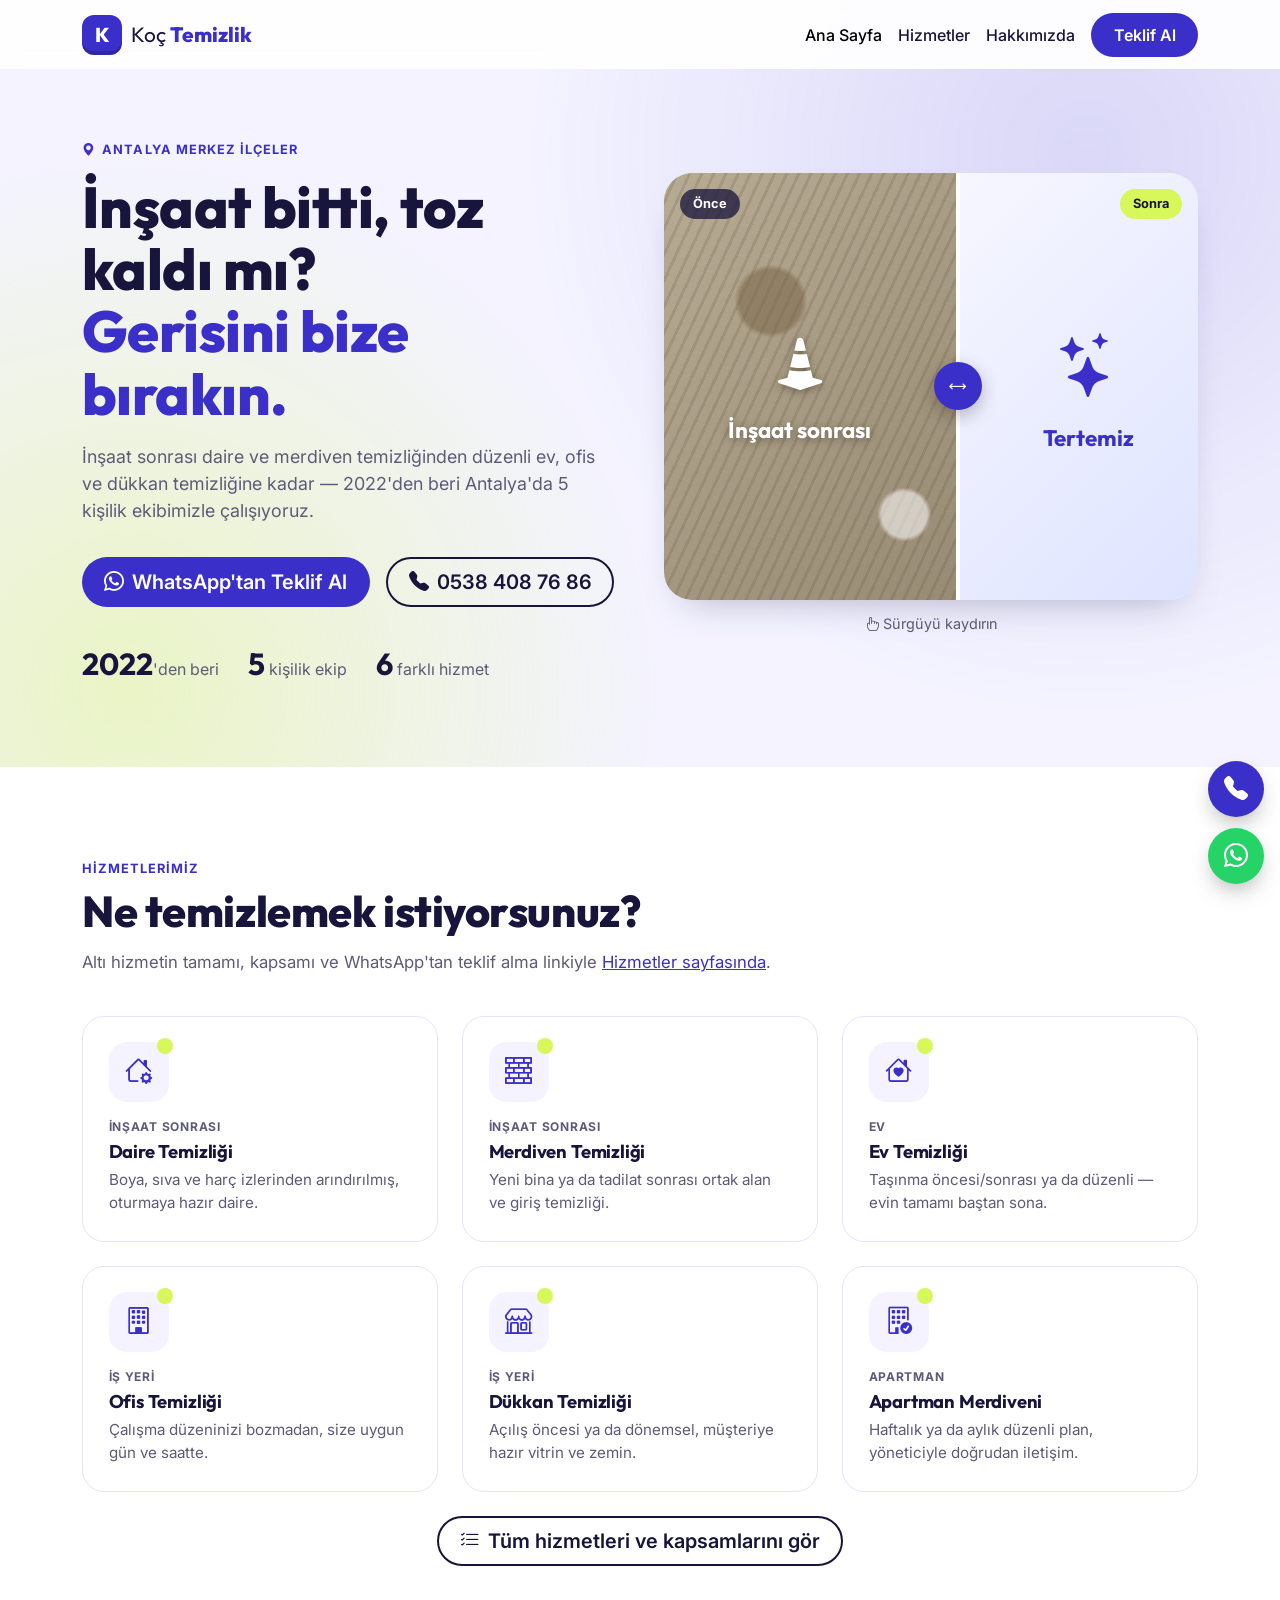
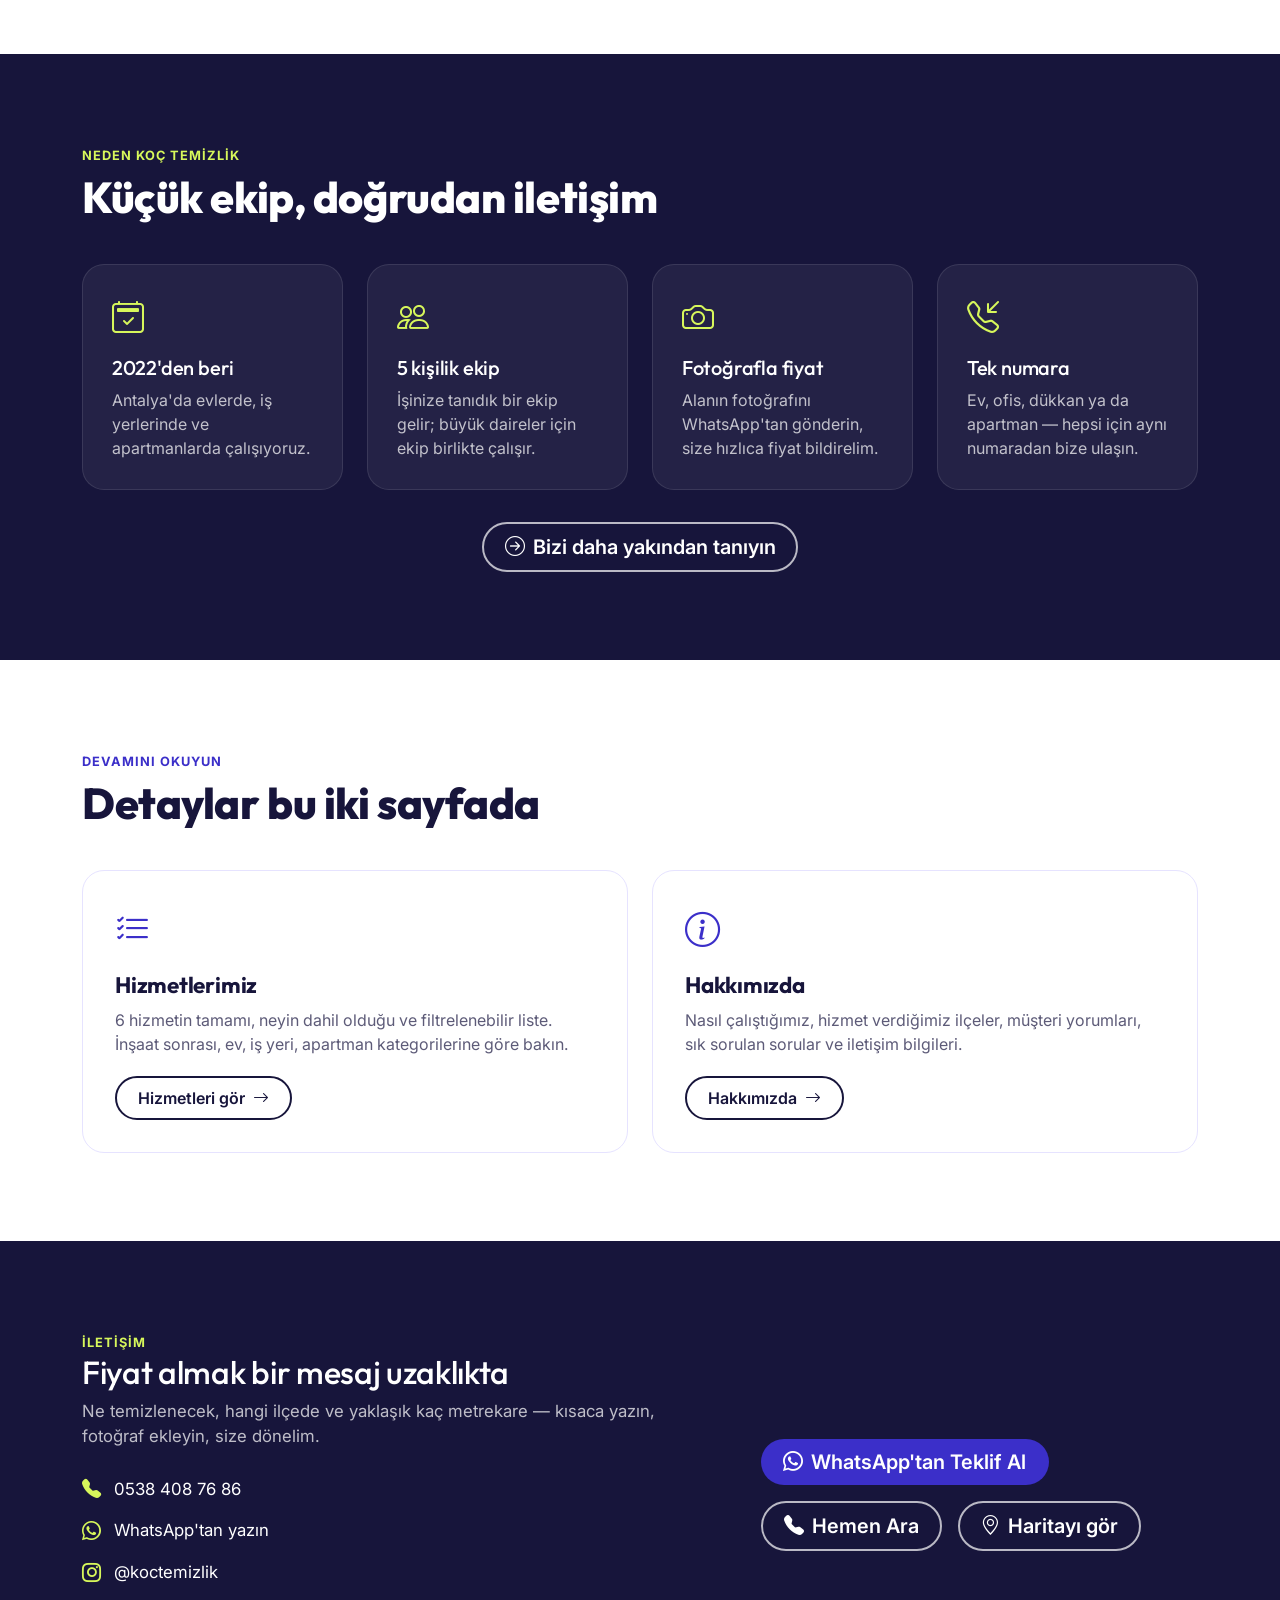
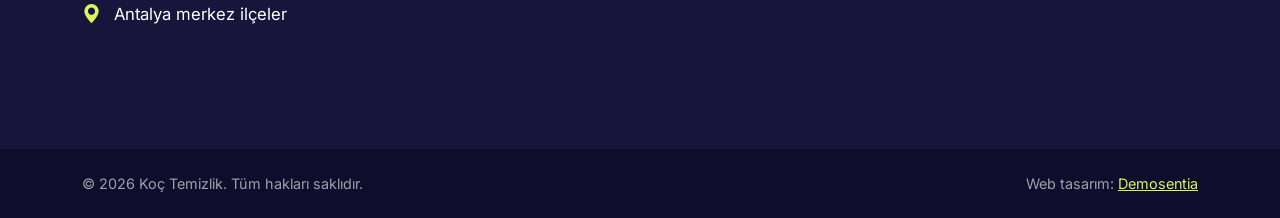
<file: index.html>
<!DOCTYPE html>
<html lang="tr">
<head>
  <!-- ============================================================
       TEMEL META ETİKETLERİ
       ============================================================ -->
  <meta charset="UTF-8" />
  <meta name="viewport" content="width=device-width, initial-scale=1.0" />
  <title>Koç Temizlik | Antalya İnşaat Sonrası, Ev, Ofis ve Merdiven Temizliği</title>
  <meta name="description" content="Koç Temizlik — 2022'den beri Antalya merkez ilçelerde inşaat sonrası daire ve merdiven temizliği, ev, ofis, dükkan ve apartman merdiven temizliği. WhatsApp'tan fotoğraf gönderin, hızlı fiyat alın." />
  <meta name="keywords" content="antalya temizlik şirketi, inşaat sonrası temizlik antalya, merdiven temizliği antalya, ofis temizliği antalya, ev temizliği antalya, muratpaşa temizlik, kepez temizlik, konyaaltı temizlik" />
  <meta name="robots" content="index, follow" />
  <meta name="author" content="Koç Temizlik" />
  <link rel="canonical" href="https://regular07.github.io/demo-temizlik/" />

  <!-- ============================================================
       SEO — Open Graph ve Twitter Card
       Link WhatsApp'ta / Instagram'da paylaşılınca çıkan önizleme kartı.
       og:image MUTLAK adres olmalı, göreli yol çalışmaz.
       ============================================================ -->
  <meta property="og:type" content="business.business" />
  <meta property="og:site_name" content="Koç Temizlik" />
  <meta property="og:title" content="Koç Temizlik | Antalya'da İnşaat Sonrası ve Düzenli Temizlik" />
  <meta property="og:description" content="İnşaat sonrası daire ve merdiven, ev, ofis, dükkan ve apartman temizliği. Antalya merkez ilçeler." />
  <meta property="og:image" content="https://regular07.github.io/demo-temizlik/assets/img/og.jpg" />
  <meta property="og:image:width" content="1200" />
  <meta property="og:image:height" content="630" />
  <meta property="og:image:alt" content="Koç Temizlik — Antalya temizlik hizmetleri" />
  <meta property="og:url" content="https://regular07.github.io/demo-temizlik/" />
  <meta property="og:locale" content="tr_TR" />
  <meta name="twitter:card" content="summary_large_image" />
  <meta name="twitter:title" content="Koç Temizlik | Antalya" />
  <meta name="twitter:description" content="İnşaat sonrası, ev, ofis, dükkan ve merdiven temizliği. Antalya merkez ilçeler." />
  <meta name="twitter:image" content="https://regular07.github.io/demo-temizlik/assets/img/og.jpg" />

  <!-- Favicon: inline SVG, ekstra dosya isteği yok -->
  <link rel="icon" href="data:image/svg+xml,%3Csvg xmlns='http://www.w3.org/2000/svg' viewBox='0 0 100 100'%3E%3Crect width='100' height='100' rx='24' fill='%233b2fc9'/%3E%3Ctext x='50' y='70' font-size='60' text-anchor='middle' fill='%23ffffff' font-family='Arial,sans-serif' font-weight='800'%3EK%3C/text%3E%3C/svg%3E" />

  <!-- ============================================================
       HARİCİ KÜTÜPHANELER — Bootstrap 5.3 + Bootstrap Icons +
       Google Fonts (Outfit: başlıklar / Inter: gövde). Derleme yok.
       ============================================================ -->
  <link rel="preconnect" href="https://fonts.googleapis.com" />
  <link rel="preconnect" href="https://fonts.gstatic.com" crossorigin />
  <link href="https://fonts.googleapis.com/css2?family=Outfit:wght@500;600;700;800&family=Inter:wght@400;500;600&display=swap" rel="stylesheet" />
  <link href="https://cdn.jsdelivr.net/npm/bootstrap@5.3.3/dist/css/bootstrap.min.css" rel="stylesheet" />
  <link href="https://cdn.jsdelivr.net/npm/bootstrap-icons@1.11.3/font/bootstrap-icons.min.css" rel="stylesheet" />
  <!-- Kendi stilimiz Bootstrap'ten SONRA gelir. ?v= cache kırmak için. -->
  <link rel="stylesheet" href="style.css?v=4" />

  <!-- ============================================================
       SEO — Yapılandırılmış veri (JSON-LD). schema.org'da ayrı bir
       "temizlik şirketi" tipi yok; LocalBusiness + hizmet kataloğu.
       Sadece ana sayfada — üç sayfa da aynı işletmeyi anlattığı için
       tekrar etmeye gerek yok.
       ============================================================ -->
  <script type="application/ld+json">
  {
    "@context": "https://schema.org",
    "@type": "LocalBusiness",
    "name": "Koç Temizlik",
    "description": "Antalya merkez ilçelerde inşaat sonrası, ev, ofis, dükkan ve apartman merdiven temizliği.",
    "url": "https://regular07.github.io/demo-temizlik/",
    "image": "https://regular07.github.io/demo-temizlik/assets/img/og.jpg",
    "telephone": "+905384087686",
    "foundingDate": "2022",
    "numberOfEmployees": { "@type": "QuantitativeValue", "value": 5 },
    "address": { "@type": "PostalAddress", "addressLocality": "Antalya", "addressCountry": "TR" },
    "areaServed": ["Muratpaşa", "Kepez", "Konyaaltı", "Aksu", "Döşemealtı"],
    "sameAs": ["https://www.instagram.com/koctemizlik/"],
    "hasOfferCatalog": {
      "@type": "OfferCatalog",
      "name": "Temizlik hizmetleri",
      "itemListElement": [
        { "@type": "Offer", "itemOffered": { "@type": "Service", "name": "İnşaat sonrası daire temizliği" } },
        { "@type": "Offer", "itemOffered": { "@type": "Service", "name": "İnşaat sonrası merdiven temizliği" } },
        { "@type": "Offer", "itemOffered": { "@type": "Service", "name": "Ev temizliği" } },
        { "@type": "Offer", "itemOffered": { "@type": "Service", "name": "Ofis temizliği" } },
        { "@type": "Offer", "itemOffered": { "@type": "Service", "name": "Dükkan temizliği" } },
        { "@type": "Offer", "itemOffered": { "@type": "Service", "name": "Apartman merdiven temizliği" } }
      ]
    }
  }
  </script>
</head>
<body>

  <!-- ============================================================
       ÜST MENÜ — üç sayfa ortak (index / hizmetler / hakkimizda)
       Menü değişirse HEPSİNDE değiştir; kontrol:
       grep -c 'nav-item' *.html   (hepsinde aynı sayı çıkmalı)
       ============================================================ -->
  <nav class="navbar navbar-expand-lg fixed-top" id="ustMenu" aria-label="Ana menü">
    <div class="container">
      <a class="navbar-brand" href="index.html">
        <span class="marka-isaret" aria-hidden="true">K</span>
        <span class="marka-yazi">Koç <strong>Temizlik</strong></span>
      </a>
      <button class="navbar-toggler" type="button" data-bs-toggle="collapse" data-bs-target="#menu" aria-controls="menu" aria-expanded="false" aria-label="Menüyü aç">
        <i class="bi bi-list"></i>
      </button>
      <div class="collapse navbar-collapse" id="menu">
        <ul class="navbar-nav ms-auto align-items-lg-center">
          <li class="nav-item"><a class="nav-link active" aria-current="page" href="index.html">Ana Sayfa</a></li>
          <li class="nav-item"><a class="nav-link" href="hizmetler.html">Hizmetler</a></li>
          <li class="nav-item"><a class="nav-link" href="hakkimizda.html">Hakkımızda</a></li>
          <li class="nav-item ms-lg-2"><a class="btn btn-marka" target="_blank" rel="noopener" href="https://wa.me/905384087686?text=Merhaba%2C%20temizlik%20i%C3%A7in%20fiyat%20almak%20istiyorum.">Teklif Al</a></li>
        </ul>
      </div>
    </div>
  </nav>

  <main id="ust">

    <!-- ============================================================
         HERO — solda mesaj, sağda önce/sonra sürgüsü
         ============================================================ -->
    <section class="hero">
      <div class="container">
        <div class="row align-items-center g-5">
          <div class="col-lg-6">
            <span class="ust-etiket"><i class="bi bi-geo-alt-fill"></i> Antalya merkez ilçeler</span>
            <h1>İnşaat bitti, toz kaldı mı? <span class="vurgu">Gerisini bize bırakın.</span></h1>
            <p class="hero-alt">İnşaat sonrası daire ve merdiven temizliğinden düzenli ev, ofis ve dükkan temizliğine kadar — 2022'den beri Antalya'da 5 kişilik ekibimizle çalışıyoruz.</p>
            <div class="d-flex flex-wrap gap-3">
              <a href="https://wa.me/905384087686?text=Merhaba%2C%20temizlik%20i%C3%A7in%20fiyat%20almak%20istiyorum." target="_blank" rel="noopener" class="btn btn-marka btn-lg"><i class="bi bi-whatsapp"></i> WhatsApp'tan Teklif Al</a>
              <a href="tel:+905384087686" class="btn btn-cizgi btn-lg"><i class="bi bi-telephone-fill"></i> 0538 408 76 86</a>
            </div>
            <!-- Güven şeridi: sadece müşteriden gelen gerçek bilgiler -->
            <ul class="guven-seridi">
              <li><strong>2022</strong><span>'den beri</span></li>
              <li><strong>5</strong><span> kişilik ekip</span></li>
              <li><strong>6</strong><span> farklı hizmet</span></li>
            </ul>
          </div>

          <div class="col-lg-6">
            <!-- ÖNCE / SONRA SÜRGÜSÜ
                 Fotoğraf olmadan: "kirli" yüzey CSS desenidir. Gerçek fotoğraf
                 gelince .yuzey-kirli ve .yuzey-temiz içine <img> konabilir. -->
            <figure class="once-sonra" id="onceSonra" aria-label="Önce ve sonra karşılaştırması">
              <div class="yuzey yuzey-temiz">
                <div class="yuzey-icerik">
                  <i class="bi bi-stars"></i>
                  <span>Tertemiz</span>
                </div>
              </div>
              <div class="yuzey yuzey-kirli" id="kirliKatman">
                <div class="yuzey-icerik">
                  <i class="bi bi-cone-striped"></i>
                  <span>İnşaat sonrası</span>
                </div>
              </div>
              <span class="etiket etiket-once">Önce</span>
              <span class="etiket etiket-sonra">Sonra</span>
              <div class="tutamac" id="tutamac" aria-hidden="true"><i class="bi bi-arrows"></i></div>
              <input type="range" min="0" max="100" value="55" class="surgu" id="surgu" aria-label="Önce / sonra sürgüsü" />
            </figure>
            <p class="surgu-ipucu"><i class="bi bi-hand-index"></i> Sürgüyü kaydırın</p>
          </div>
        </div>
      </div>
    </section>

    <!-- ============================================================
         HİZMETLER — kısa özet kartları, detay hizmetler.html'de
         ============================================================ -->
    <section class="bolum" id="hizmetler-ozet">
      <div class="container">
        <div class="bolum-baslik">
          <span class="ust-etiket">Hizmetlerimiz</span>
          <h2>Ne temizlemek istiyorsunuz?</h2>
          <p>Altı hizmetin tamamı, kapsamı ve WhatsApp'tan teklif alma linkiyle <a href="hizmetler.html">Hizmetler sayfasında</a>.</p>
        </div>

        <div class="row g-4">
          <div class="col-md-6 col-lg-4">
            <a class="hizmet-mini-kart" href="hizmetler.html#hizmet-insaat-daire">
              <div class="hizmet-ikon"><i class="bi bi-house-gear"></i></div>
              <span class="kategori-rozet">İnşaat sonrası</span>
              <h3>Daire Temizliği</h3>
              <p>Boya, sıva ve harç izlerinden arındırılmış, oturmaya hazır daire.</p>
            </a>
          </div>
          <div class="col-md-6 col-lg-4">
            <a class="hizmet-mini-kart" href="hizmetler.html#hizmet-insaat-merdiven">
              <div class="hizmet-ikon"><i class="bi bi-bricks"></i></div>
              <span class="kategori-rozet">İnşaat sonrası</span>
              <h3>Merdiven Temizliği</h3>
              <p>Yeni bina ya da tadilat sonrası ortak alan ve giriş temizliği.</p>
            </a>
          </div>
          <div class="col-md-6 col-lg-4">
            <a class="hizmet-mini-kart" href="hizmetler.html#hizmet-ev">
              <div class="hizmet-ikon"><i class="bi bi-house-heart"></i></div>
              <span class="kategori-rozet">Ev</span>
              <h3>Ev Temizliği</h3>
              <p>Taşınma öncesi/sonrası ya da düzenli — evin tamamı baştan sona.</p>
            </a>
          </div>
          <div class="col-md-6 col-lg-4">
            <a class="hizmet-mini-kart" href="hizmetler.html#hizmet-ofis">
              <div class="hizmet-ikon"><i class="bi bi-building"></i></div>
              <span class="kategori-rozet">İş yeri</span>
              <h3>Ofis Temizliği</h3>
              <p>Çalışma düzeninizi bozmadan, size uygun gün ve saatte.</p>
            </a>
          </div>
          <div class="col-md-6 col-lg-4">
            <a class="hizmet-mini-kart" href="hizmetler.html#hizmet-dukkan">
              <div class="hizmet-ikon"><i class="bi bi-shop"></i></div>
              <span class="kategori-rozet">İş yeri</span>
              <h3>Dükkan Temizliği</h3>
              <p>Açılış öncesi ya da dönemsel, müşteriye hazır vitrin ve zemin.</p>
            </a>
          </div>
          <div class="col-md-6 col-lg-4">
            <a class="hizmet-mini-kart" href="hizmetler.html#hizmet-apartman">
              <div class="hizmet-ikon"><i class="bi bi-building-check"></i></div>
              <span class="kategori-rozet">Apartman</span>
              <h3>Apartman Merdiveni</h3>
              <p>Haftalık ya da aylık düzenli plan, yöneticiyle doğrudan iletişim.</p>
            </a>
          </div>
        </div>

        <div class="text-center mt-4">
          <a href="hizmetler.html" class="btn btn-cizgi btn-lg"><i class="bi bi-list-check"></i> Tüm hizmetleri ve kapsamlarını gör</a>
        </div>
      </div>
    </section>

    <!-- ============================================================
         NEDEN BİZ — ana sayfada kısa değer önerisi
         ============================================================ -->
    <section class="bolum bolum-koyu" id="neden-biz">
      <div class="container">
        <div class="bolum-baslik">
          <span class="ust-etiket">Neden Koç Temizlik</span>
          <h2>Küçük ekip, doğrudan iletişim</h2>
        </div>
        <div class="row g-4">
          <div class="col-sm-6 col-lg-3">
            <div class="neden-kart">
              <i class="bi bi-calendar2-check"></i>
              <h3>2022'den beri</h3>
              <p>Antalya'da evlerde, iş yerlerinde ve apartmanlarda çalışıyoruz.</p>
            </div>
          </div>
          <div class="col-sm-6 col-lg-3">
            <div class="neden-kart">
              <i class="bi bi-people"></i>
              <h3>5 kişilik ekip</h3>
              <p>İşinize tanıdık bir ekip gelir; büyük daireler için ekip birlikte çalışır.</p>
            </div>
          </div>
          <div class="col-sm-6 col-lg-3">
            <div class="neden-kart">
              <i class="bi bi-camera"></i>
              <h3>Fotoğrafla fiyat</h3>
              <p>Alanın fotoğrafını WhatsApp'tan gönderin, size hızlıca fiyat bildirelim.</p>
            </div>
          </div>
          <div class="col-sm-6 col-lg-3">
            <div class="neden-kart">
              <i class="bi bi-telephone-inbound"></i>
              <h3>Tek numara</h3>
              <p>Ev, ofis, dükkan ya da apartman — hepsi için aynı numaradan bize ulaşın.</p>
            </div>
          </div>
        </div>
        <div class="text-center mt-2">
          <a href="hakkimizda.html" class="btn btn-cizgi-acik btn-lg mt-4"><i class="bi bi-arrow-right-circle"></i> Bizi daha yakından tanıyın</a>
        </div>
      </div>
    </section>

    <!-- ============================================================
         SAYFALARA YÖNLENDİREN KARTLAR
         ============================================================ -->
    <section class="bolum" id="sayfalar">
      <div class="container">
        <div class="bolum-baslik">
          <span class="ust-etiket">Devamını okuyun</span>
          <h2>Detaylar bu iki sayfada</h2>
        </div>
        <div class="row g-4">
          <div class="col-md-6">
            <a class="yonlendirme-kart" href="hizmetler.html">
              <i class="bi bi-list-check"></i>
              <h3>Hizmetlerimiz</h3>
              <p>6 hizmetin tamamı, neyin dahil olduğu ve filtrelenebilir liste. İnşaat sonrası, ev, iş yeri, apartman kategorilerine göre bakın.</p>
              <span class="btn btn-cizgi">Hizmetleri gör <i class="bi bi-arrow-right"></i></span>
            </a>
          </div>
          <div class="col-md-6">
            <a class="yonlendirme-kart" href="hakkimizda.html">
              <i class="bi bi-info-circle"></i>
              <h3>Hakkımızda</h3>
              <p>Nasıl çalıştığımız, hizmet verdiğimiz ilçeler, müşteri yorumları, sık sorulan sorular ve iletişim bilgileri.</p>
              <span class="btn btn-cizgi">Hakkımızda <i class="bi bi-arrow-right"></i></span>
            </a>
          </div>
        </div>
      </div>
    </section>

    <!-- ============================================================
         KISA İLETİŞİM ŞERİDİ — tam form/harita hakkimizda.html'de
         ============================================================ -->
    <section class="bolum bolum-koyu" id="iletisim-ozet">
      <div class="container">
        <div class="row g-5 align-items-center">
          <div class="col-lg-7">
            <span class="ust-etiket">İletişim</span>
            <h2>Fiyat almak bir mesaj uzaklıkta</h2>
            <p class="iletisim-alt">Ne temizlenecek, hangi ilçede ve yaklaşık kaç metrekare — kısaca yazın, fotoğraf ekleyin, size dönelim.</p>
            <ul class="iletisim-liste">
              <li><i class="bi bi-telephone-fill"></i> <a href="tel:+905384087686">0538 408 76 86</a></li>
              <li><i class="bi bi-whatsapp"></i> <a href="https://wa.me/905384087686?text=Merhaba%2C%20temizlik%20i%C3%A7in%20fiyat%20almak%20istiyorum." target="_blank" rel="noopener">WhatsApp'tan yazın</a></li>
              <li><i class="bi bi-instagram"></i> <a href="https://www.instagram.com/koctemizlik/" target="_blank" rel="noopener">@koctemizlik</a></li>
              <li><i class="bi bi-geo-alt-fill"></i> Antalya merkez ilçeler</li>
            </ul>
          </div>
          <div class="col-lg-5">
            <div class="d-flex flex-wrap gap-3">
              <a href="https://wa.me/905384087686?text=Merhaba%2C%20temizlik%20i%C3%A7in%20fiyat%20almak%20istiyorum." target="_blank" rel="noopener" class="btn btn-marka btn-lg"><i class="bi bi-whatsapp"></i> WhatsApp'tan Teklif Al</a>
              <a href="tel:+905384087686" class="btn btn-cizgi-acik btn-lg"><i class="bi bi-telephone-fill"></i> Hemen Ara</a>
              <a href="hakkimizda.html#iletisim" class="btn btn-cizgi-acik btn-lg"><i class="bi bi-geo-alt"></i> Haritayı gör</a>
            </div>
          </div>
        </div>
      </div>
    </section>
  </main>

  <!-- ============================================================
       FOOTER
       ============================================================ -->
  <footer class="alt-bilgi">
    <div class="container d-flex flex-wrap justify-content-between gap-2">
      <span>© <span id="yil">2026</span> Koç Temizlik. Tüm hakları saklıdır.</span>
      <span>Web tasarım: <a href="https://regular07.github.io/demosantia/" target="_blank" rel="noopener">Demosentia</a></span>
    </div>
  </footer>

  <!-- Sağ altta sabit hızlı erişim butonları -->
  <div class="sabit-butonlar">
    <a href="tel:+905384087686" class="sabit-ara" aria-label="Telefonla ara"><i class="bi bi-telephone-fill"></i></a>
    <a href="https://wa.me/905384087686?text=Merhaba%2C%20temizlik%20i%C3%A7in%20fiyat%20almak%20istiyorum." target="_blank" rel="noopener" class="sabit-wa" aria-label="WhatsApp ile yaz"><i class="bi bi-whatsapp"></i></a>
  </div>

  <script src="https://cdn.jsdelivr.net/npm/bootstrap@5.3.3/dist/js/bootstrap.bundle.min.js"></script>
  <script src="script.js?v=2"></script>
</body>
</html>
</file>
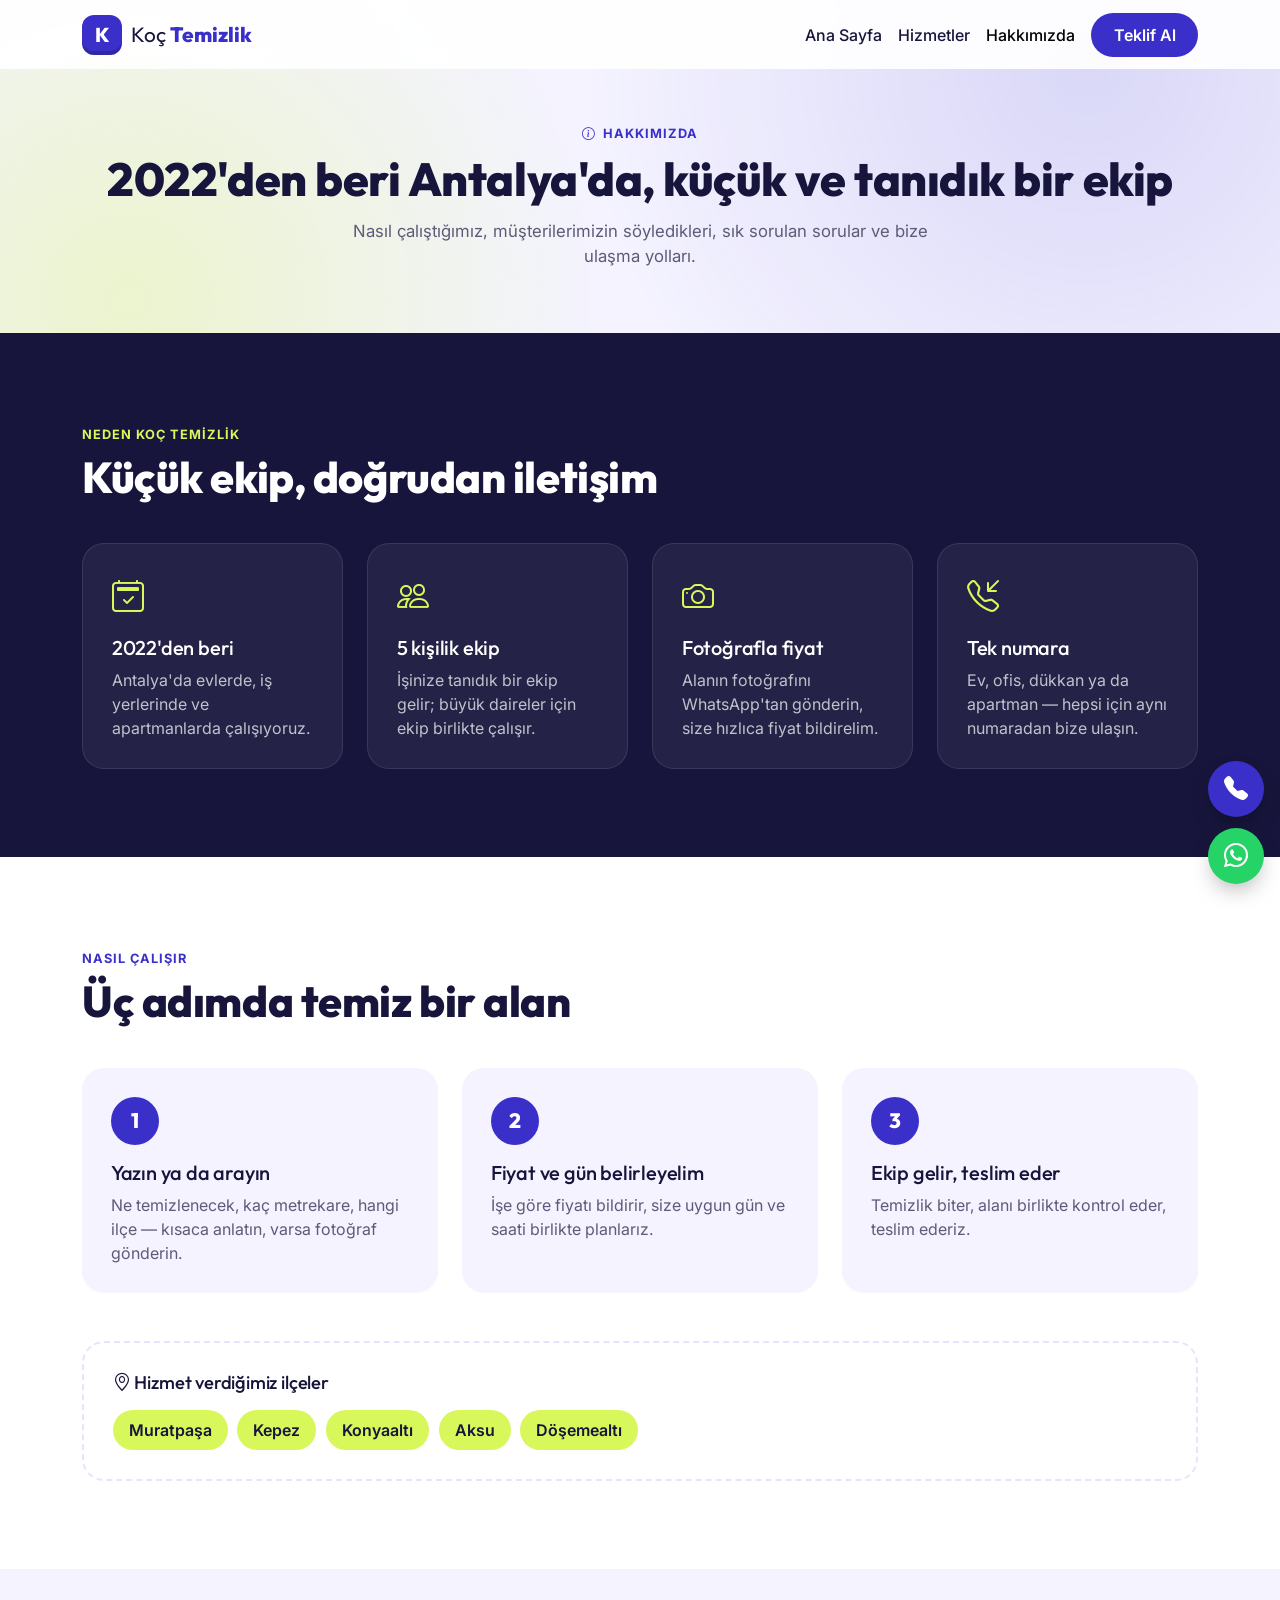
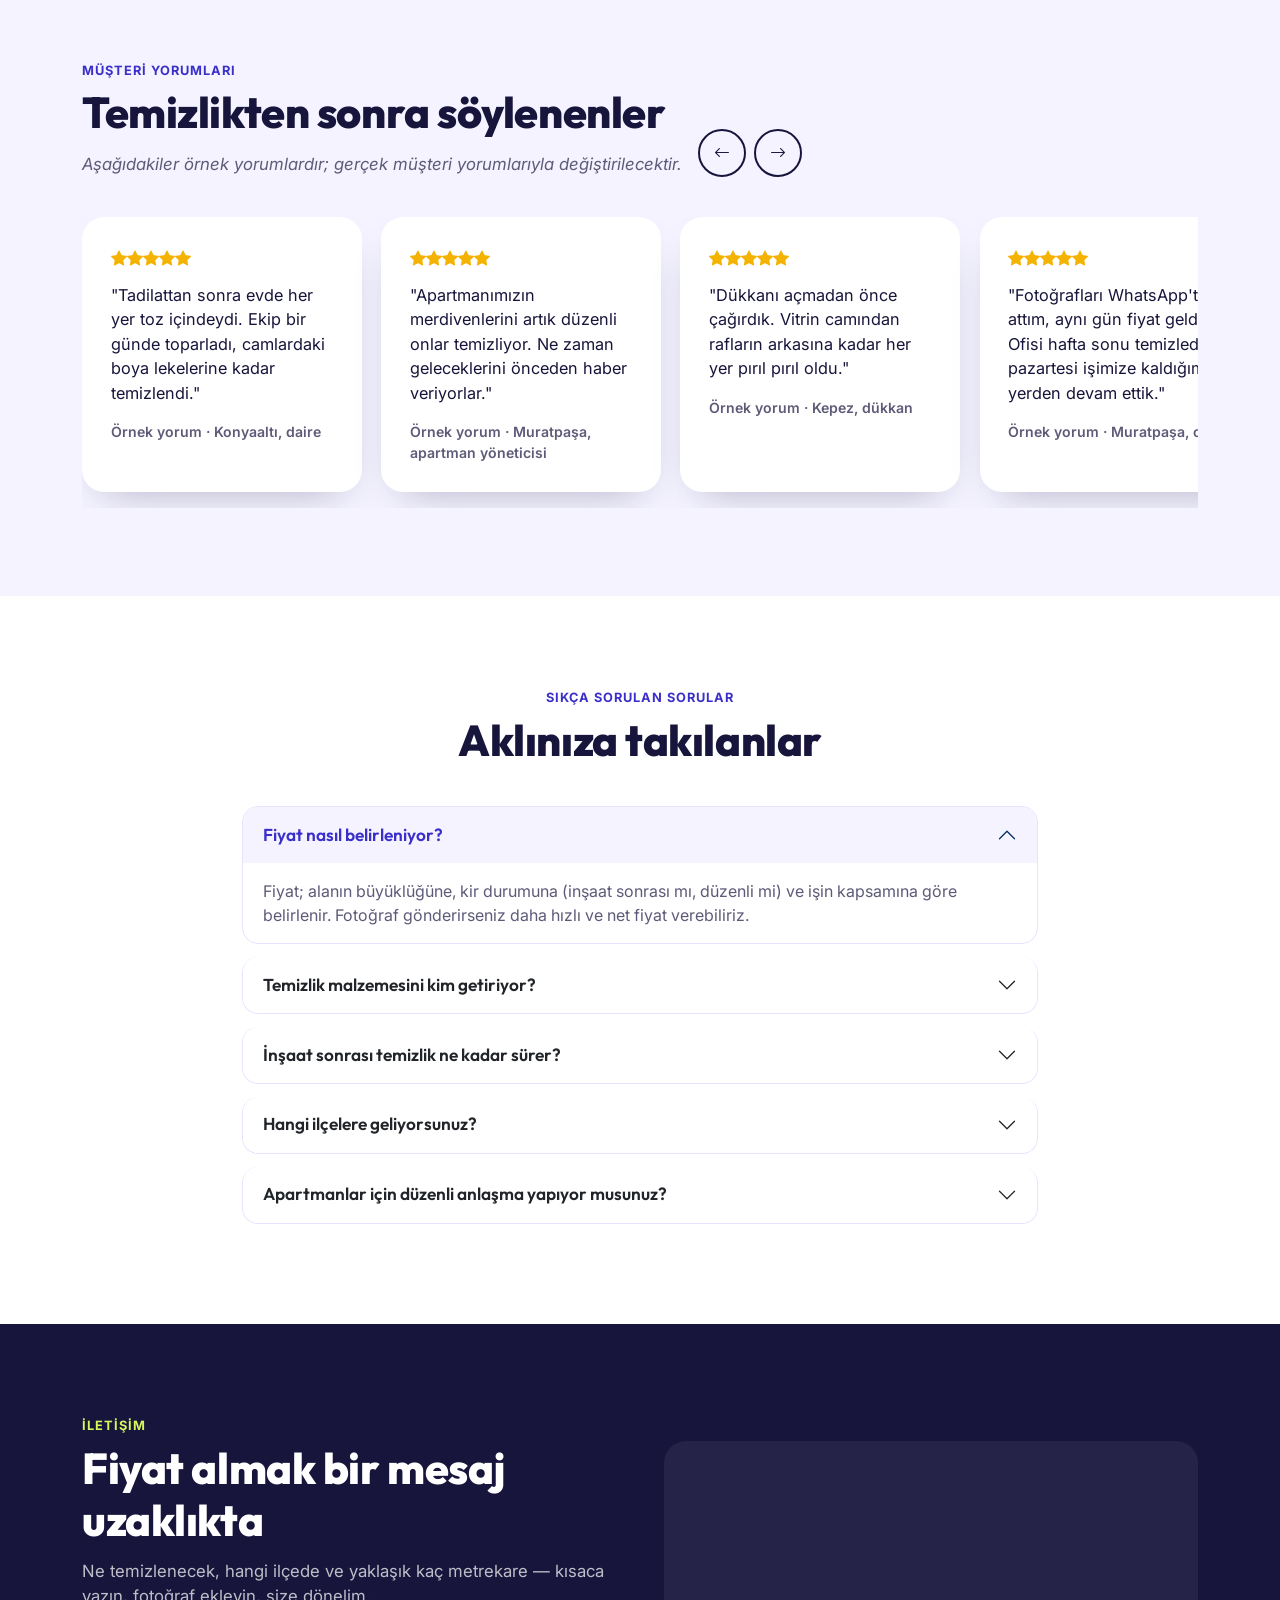
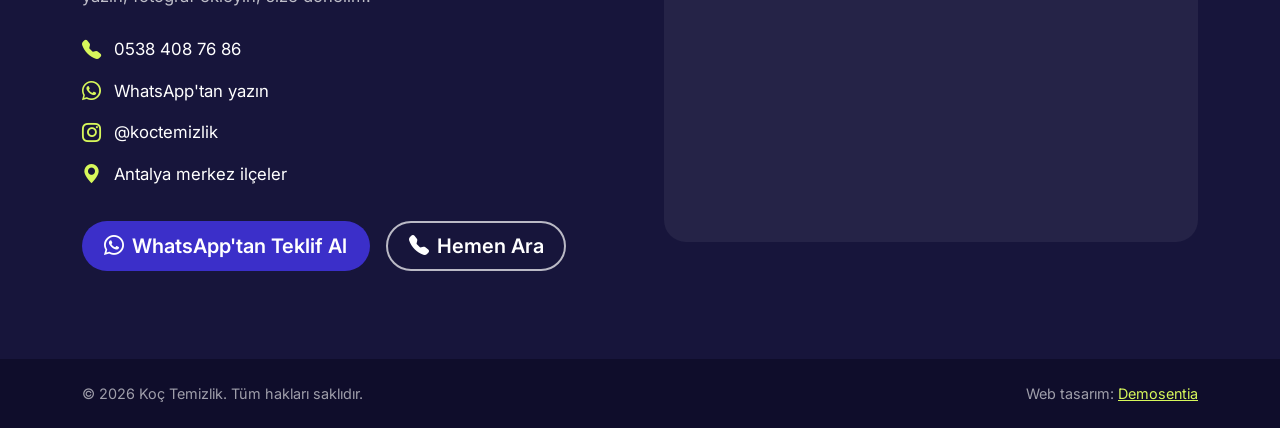
<file: hakkimizda.html>
<!DOCTYPE html>
<html lang="tr">
<head>
  <meta charset="UTF-8" />
  <meta name="viewport" content="width=device-width, initial-scale=1.0" />
  <title>Hakkımızda ve İletişim | Koç Temizlik — Antalya</title>
  <meta name="description" content="Koç Temizlik hakkında: nasıl çalışırız, hizmet verdiğimiz ilçeler, müşteri yorumları, sık sorulan sorular ve iletişim bilgileri. 2022'den beri Antalya'da." />
  <meta name="keywords" content="antalya temizlik şirketi hakkında, temizlik firması antalya iletişim, muratpaşa kepez konyaaltı temizlik" />
  <meta name="robots" content="index, follow" />
  <meta name="author" content="Koç Temizlik" />
  <link rel="canonical" href="https://regular07.github.io/demo-temizlik/hakkimizda.html" />

  <meta property="og:type" content="website" />
  <meta property="og:site_name" content="Koç Temizlik" />
  <meta property="og:title" content="Hakkımızda ve İletişim | Koç Temizlik" />
  <meta property="og:description" content="Nasıl çalışırız, müşteri yorumları, sık sorulan sorular ve iletişim bilgileri." />
  <meta property="og:image" content="https://regular07.github.io/demo-temizlik/assets/img/og.jpg" />
  <meta property="og:image:width" content="1200" />
  <meta property="og:image:height" content="630" />
  <meta property="og:image:alt" content="Koç Temizlik hakkında" />
  <meta property="og:url" content="https://regular07.github.io/demo-temizlik/hakkimizda.html" />
  <meta property="og:locale" content="tr_TR" />
  <meta name="twitter:card" content="summary_large_image" />
  <meta name="twitter:title" content="Hakkımızda ve İletişim | Koç Temizlik" />
  <meta name="twitter:description" content="Nasıl çalışırız, müşteri yorumları, SSS ve iletişim bilgileri." />
  <meta name="twitter:image" content="https://regular07.github.io/demo-temizlik/assets/img/og.jpg" />

  <link rel="icon" href="data:image/svg+xml,%3Csvg xmlns='http://www.w3.org/2000/svg' viewBox='0 0 100 100'%3E%3Crect width='100' height='100' rx='24' fill='%233b2fc9'/%3E%3Ctext x='50' y='70' font-size='60' text-anchor='middle' fill='%23ffffff' font-family='Arial,sans-serif' font-weight='800'%3EK%3C/text%3E%3C/svg%3E" />

  <link rel="preconnect" href="https://fonts.googleapis.com" />
  <link rel="preconnect" href="https://fonts.gstatic.com" crossorigin />
  <link href="https://fonts.googleapis.com/css2?family=Outfit:wght@500;600;700;800&family=Inter:wght@400;500;600&display=swap" rel="stylesheet" />
  <link href="https://cdn.jsdelivr.net/npm/bootstrap@5.3.3/dist/css/bootstrap.min.css" rel="stylesheet" />
  <link href="https://cdn.jsdelivr.net/npm/bootstrap-icons@1.11.3/font/bootstrap-icons.min.css" rel="stylesheet" />
  <link rel="stylesheet" href="style.css?v=4" />
</head>
<body>

  <!-- ÜST MENÜ — index.html ile birebir aynı, sadece "active" burada -->
  <nav class="navbar navbar-expand-lg fixed-top" id="ustMenu" aria-label="Ana menü">
    <div class="container">
      <a class="navbar-brand" href="index.html">
        <span class="marka-isaret" aria-hidden="true">K</span>
        <span class="marka-yazi">Koç <strong>Temizlik</strong></span>
      </a>
      <button class="navbar-toggler" type="button" data-bs-toggle="collapse" data-bs-target="#menu" aria-controls="menu" aria-expanded="false" aria-label="Menüyü aç">
        <i class="bi bi-list"></i>
      </button>
      <div class="collapse navbar-collapse" id="menu">
        <ul class="navbar-nav ms-auto align-items-lg-center">
          <li class="nav-item"><a class="nav-link" href="index.html">Ana Sayfa</a></li>
          <li class="nav-item"><a class="nav-link" href="hizmetler.html">Hizmetler</a></li>
          <li class="nav-item"><a class="nav-link active" aria-current="page" href="hakkimizda.html">Hakkımızda</a></li>
          <li class="nav-item ms-lg-2"><a class="btn btn-marka" target="_blank" rel="noopener" href="https://wa.me/905384087686?text=Merhaba%2C%20temizlik%20i%C3%A7in%20fiyat%20almak%20istiyorum.">Teklif Al</a></li>
        </ul>
      </div>
    </div>
  </nav>

  <main>

    <!-- Sayfa başlığı — kısa hero, tek h1 -->
    <section class="sayfa-hero">
      <div class="container text-center">
        <span class="ust-etiket"><i class="bi bi-info-circle"></i> Hakkımızda</span>
        <h1>2022'den beri Antalya'da, küçük ve tanıdık bir ekip</h1>
        <p>Nasıl çalıştığımız, müşterilerimizin söyledikleri, sık sorulan sorular ve bize ulaşma yolları.</p>
      </div>
    </section>

    <!-- ============================================================
         NEDEN BİZ
         ============================================================ -->
    <section class="bolum bolum-koyu" id="neden-biz">
      <div class="container">
        <div class="bolum-baslik">
          <span class="ust-etiket">Neden Koç Temizlik</span>
          <h2>Küçük ekip, doğrudan iletişim</h2>
        </div>
        <div class="row g-4">
          <div class="col-sm-6 col-lg-3">
            <div class="neden-kart">
              <i class="bi bi-calendar2-check"></i>
              <h3>2022'den beri</h3>
              <p>Antalya'da evlerde, iş yerlerinde ve apartmanlarda çalışıyoruz.</p>
            </div>
          </div>
          <div class="col-sm-6 col-lg-3">
            <div class="neden-kart">
              <i class="bi bi-people"></i>
              <h3>5 kişilik ekip</h3>
              <p>İşinize tanıdık bir ekip gelir; büyük daireler için ekip birlikte çalışır.</p>
            </div>
          </div>
          <div class="col-sm-6 col-lg-3">
            <div class="neden-kart">
              <i class="bi bi-camera"></i>
              <h3>Fotoğrafla fiyat</h3>
              <p>Alanın fotoğrafını WhatsApp'tan gönderin, size hızlıca fiyat bildirelim.</p>
            </div>
          </div>
          <div class="col-sm-6 col-lg-3">
            <div class="neden-kart">
              <i class="bi bi-telephone-inbound"></i>
              <h3>Tek numara</h3>
              <p>Ev, ofis, dükkan ya da apartman — hepsi için aynı numaradan bize ulaşın.</p>
            </div>
          </div>
        </div>
      </div>
    </section>

    <!-- ============================================================
         NASIL ÇALIŞIR — 3 adım
         ============================================================ -->
    <section class="bolum" id="nasil">
      <div class="container">
        <div class="bolum-baslik">
          <span class="ust-etiket">Nasıl çalışır</span>
          <h2>Üç adımda temiz bir alan</h2>
        </div>
        <ol class="adimlar">
          <li>
            <span class="adim-no">1</span>
            <h3>Yazın ya da arayın</h3>
            <p>Ne temizlenecek, kaç metrekare, hangi ilçe — kısaca anlatın, varsa fotoğraf gönderin.</p>
          </li>
          <li>
            <span class="adim-no">2</span>
            <h3>Fiyat ve gün belirleyelim</h3>
            <p>İşe göre fiyatı bildirir, size uygun gün ve saati birlikte planlarız.</p>
          </li>
          <li>
            <span class="adim-no">3</span>
            <h3>Ekip gelir, teslim eder</h3>
            <p>Temizlik biter, alanı birlikte kontrol eder, teslim ederiz.</p>
          </li>
        </ol>

        <!-- Hizmet bölgeleri: "Antalya merkez ilçeler" -->
        <div class="bolgeler">
          <h3><i class="bi bi-geo-alt"></i> Hizmet verdiğimiz ilçeler</h3>
          <ul>
            <li>Muratpaşa</li>
            <li>Kepez</li>
            <li>Konyaaltı</li>
            <li>Aksu</li>
            <li>Döşemealtı</li>
          </ul>
        </div>
      </div>
    </section>

    <!-- ============================================================
         YORUMLAR — kaydırmalı liste (kütüphanesiz, scroll-snap)
         ⚠️ Bunlar ÖRNEK yorumlardır. Gerçek müşteri yorumları gelince
         değiştirilmeli, değiştirilene kadar "örnek" notu kalmalı.
         ============================================================ -->
    <section class="bolum bolum-acik" id="yorumlar">
      <div class="container">
        <div class="bolum-baslik d-flex flex-wrap justify-content-between align-items-end gap-3">
          <div>
            <span class="ust-etiket">Müşteri yorumları</span>
            <h2>Temizlikten sonra söylenenler</h2>
            <p class="demo-not mb-0">Aşağıdakiler örnek yorumlardır; gerçek müşteri yorumlarıyla değiştirilecektir.</p>
          </div>
          <div class="kaydir-butonlar">
            <button class="kaydir" data-yon="-1" aria-label="Önceki yorum"><i class="bi bi-arrow-left"></i></button>
            <button class="kaydir" data-yon="1" aria-label="Sonraki yorum"><i class="bi bi-arrow-right"></i></button>
          </div>
        </div>
        <div class="yorum-serit" id="yorumSerit" tabindex="0" aria-label="Yorumlar">
          <blockquote class="yorum">
            <div class="yildiz" aria-label="5 yıldız"><i class="bi bi-star-fill"></i><i class="bi bi-star-fill"></i><i class="bi bi-star-fill"></i><i class="bi bi-star-fill"></i><i class="bi bi-star-fill"></i></div>
            <p>"Tadilattan sonra evde her yer toz içindeydi. Ekip bir günde toparladı, camlardaki boya lekelerine kadar temizlendi."</p>
            <footer>Örnek yorum · Konyaaltı, daire</footer>
          </blockquote>
          <blockquote class="yorum">
            <div class="yildiz" aria-label="5 yıldız"><i class="bi bi-star-fill"></i><i class="bi bi-star-fill"></i><i class="bi bi-star-fill"></i><i class="bi bi-star-fill"></i><i class="bi bi-star-fill"></i></div>
            <p>"Apartmanımızın merdivenlerini artık düzenli onlar temizliyor. Ne zaman geleceklerini önceden haber veriyorlar."</p>
            <footer>Örnek yorum · Muratpaşa, apartman yöneticisi</footer>
          </blockquote>
          <blockquote class="yorum">
            <div class="yildiz" aria-label="5 yıldız"><i class="bi bi-star-fill"></i><i class="bi bi-star-fill"></i><i class="bi bi-star-fill"></i><i class="bi bi-star-fill"></i><i class="bi bi-star-fill"></i></div>
            <p>"Dükkanı açmadan önce çağırdık. Vitrin camından rafların arkasına kadar her yer pırıl pırıl oldu."</p>
            <footer>Örnek yorum · Kepez, dükkan</footer>
          </blockquote>
          <blockquote class="yorum">
            <div class="yildiz" aria-label="5 yıldız"><i class="bi bi-star-fill"></i><i class="bi bi-star-fill"></i><i class="bi bi-star-fill"></i><i class="bi bi-star-fill"></i><i class="bi bi-star-fill"></i></div>
            <p>"Fotoğrafları WhatsApp'tan attım, aynı gün fiyat geldi. Ofisi hafta sonu temizlediler, pazartesi işimize kaldığımız yerden devam ettik."</p>
            <footer>Örnek yorum · Muratpaşa, ofis</footer>
          </blockquote>
        </div>
      </div>
    </section>

    <!-- ============================================================
         SSS — Bootstrap akordeon
         ⚠️ Cevaplar taslaktır, Hakan Bey'le teyit edilecek (README).
         ============================================================ -->
    <section class="bolum" id="sss">
      <div class="container dar">
        <div class="bolum-baslik text-center">
          <span class="ust-etiket">Sıkça sorulan sorular</span>
          <h2>Aklınıza takılanlar</h2>
        </div>
        <div class="accordion" id="sssListe">
          <div class="accordion-item">
            <h3 class="accordion-header">
              <button class="accordion-button" type="button" data-bs-toggle="collapse" data-bs-target="#s1" aria-expanded="true" aria-controls="s1">Fiyat nasıl belirleniyor?</button>
            </h3>
            <div id="s1" class="accordion-collapse collapse show" data-bs-parent="#sssListe">
              <div class="accordion-body">Fiyat; alanın büyüklüğüne, kir durumuna (inşaat sonrası mı, düzenli mi) ve işin kapsamına göre belirlenir. Fotoğraf gönderirseniz daha hızlı ve net fiyat verebiliriz.</div>
            </div>
          </div>
          <div class="accordion-item">
            <h3 class="accordion-header">
              <button class="accordion-button collapsed" type="button" data-bs-toggle="collapse" data-bs-target="#s2" aria-expanded="false" aria-controls="s2">Temizlik malzemesini kim getiriyor?</button>
            </h3>
            <div id="s2" class="accordion-collapse collapse" data-bs-parent="#sssListe">
              <div class="accordion-body">Ekibimiz işe uygun malzeme ve ekipmanla gelir. Özel bir ürün kullanılmasını istiyorsanız önceden haber vermeniz yeterli.</div>
            </div>
          </div>
          <div class="accordion-item">
            <h3 class="accordion-header">
              <button class="accordion-button collapsed" type="button" data-bs-toggle="collapse" data-bs-target="#s3" aria-expanded="false" aria-controls="s3">İnşaat sonrası temizlik ne kadar sürer?</button>
            </h3>
            <div id="s3" class="accordion-collapse collapse" data-bs-parent="#sssListe">
              <div class="accordion-body">Dairenin büyüklüğüne ve kirin yoğunluğuna göre değişir. Keşif ya da fotoğraf sonrası size tahmini süreyi bildiririz.</div>
            </div>
          </div>
          <div class="accordion-item">
            <h3 class="accordion-header">
              <button class="accordion-button collapsed" type="button" data-bs-toggle="collapse" data-bs-target="#s4" aria-expanded="false" aria-controls="s4">Hangi ilçelere geliyorsunuz?</button>
            </h3>
            <div id="s4" class="accordion-collapse collapse" data-bs-parent="#sssListe">
              <div class="accordion-body">Antalya merkez ilçeler: Muratpaşa, Kepez, Konyaaltı, Aksu ve Döşemealtı.</div>
            </div>
          </div>
          <div class="accordion-item">
            <h3 class="accordion-header">
              <button class="accordion-button collapsed" type="button" data-bs-toggle="collapse" data-bs-target="#s5" aria-expanded="false" aria-controls="s5">Apartmanlar için düzenli anlaşma yapıyor musunuz?</button>
            </h3>
            <div id="s5" class="accordion-collapse collapse" data-bs-parent="#sssListe">
              <div class="accordion-body">Evet. Apartman ve siteler için haftalık ya da aylık düzenli merdiven temizliği planı yapıyoruz; yöneticiyle doğrudan çalışıyoruz.</div>
            </div>
          </div>
        </div>
      </div>
    </section>

    <!-- ============================================================
         İLETİŞİM
         ============================================================ -->
    <section class="bolum bolum-koyu" id="iletisim">
      <div class="container">
        <div class="row g-5 align-items-center">
          <div class="col-lg-6">
            <span class="ust-etiket">İletişim</span>
            <h2>Fiyat almak bir mesaj uzaklıkta</h2>
            <p class="iletisim-alt">Ne temizlenecek, hangi ilçede ve yaklaşık kaç metrekare — kısaca yazın, fotoğraf ekleyin, size dönelim.</p>
            <ul class="iletisim-liste">
              <li><i class="bi bi-telephone-fill"></i> <a href="tel:+905384087686">0538 408 76 86</a></li>
              <li><i class="bi bi-whatsapp"></i> <a href="https://wa.me/905384087686?text=Merhaba%2C%20temizlik%20i%C3%A7in%20fiyat%20almak%20istiyorum." target="_blank" rel="noopener">WhatsApp'tan yazın</a></li>
              <li><i class="bi bi-instagram"></i> <a href="https://www.instagram.com/koctemizlik/" target="_blank" rel="noopener">@koctemizlik</a></li>
              <li><i class="bi bi-geo-alt-fill"></i> Antalya merkez ilçeler</li>
            </ul>
            <div class="d-flex flex-wrap gap-3">
              <a href="https://wa.me/905384087686?text=Merhaba%2C%20temizlik%20i%C3%A7in%20fiyat%20almak%20istiyorum." target="_blank" rel="noopener" class="btn btn-marka btn-lg"><i class="bi bi-whatsapp"></i> WhatsApp'tan Teklif Al</a>
              <a href="tel:+905384087686" class="btn btn-cizgi-acik btn-lg"><i class="bi bi-telephone-fill"></i> Hemen Ara</a>
            </div>
          </div>
          <div class="col-lg-6">
            <!-- Adres paylaşılmadığı için harita Antalya merkezini gösterir -->
            <div class="harita">
              <iframe title="Antalya hizmet bölgesi haritası" src="https://www.google.com/maps?q=Antalya&z=11&output=embed" loading="lazy" referrerpolicy="no-referrer-when-downgrade"></iframe>
            </div>
          </div>
        </div>
      </div>
    </section>
  </main>

  <footer class="alt-bilgi">
    <div class="container d-flex flex-wrap justify-content-between gap-2">
      <span>© <span id="yil">2026</span> Koç Temizlik. Tüm hakları saklıdır.</span>
      <span>Web tasarım: <a href="https://regular07.github.io/demosantia/" target="_blank" rel="noopener">Demosentia</a></span>
    </div>
  </footer>

  <div class="sabit-butonlar">
    <a href="tel:+905384087686" class="sabit-ara" aria-label="Telefonla ara"><i class="bi bi-telephone-fill"></i></a>
    <a href="https://wa.me/905384087686?text=Merhaba%2C%20temizlik%20i%C3%A7in%20fiyat%20almak%20istiyorum." target="_blank" rel="noopener" class="sabit-wa" aria-label="WhatsApp ile yaz"><i class="bi bi-whatsapp"></i></a>
  </div>

  <script src="https://cdn.jsdelivr.net/npm/bootstrap@5.3.3/dist/js/bootstrap.bundle.min.js"></script>
  <script src="script.js?v=2"></script>
</body>
</html>
</file>
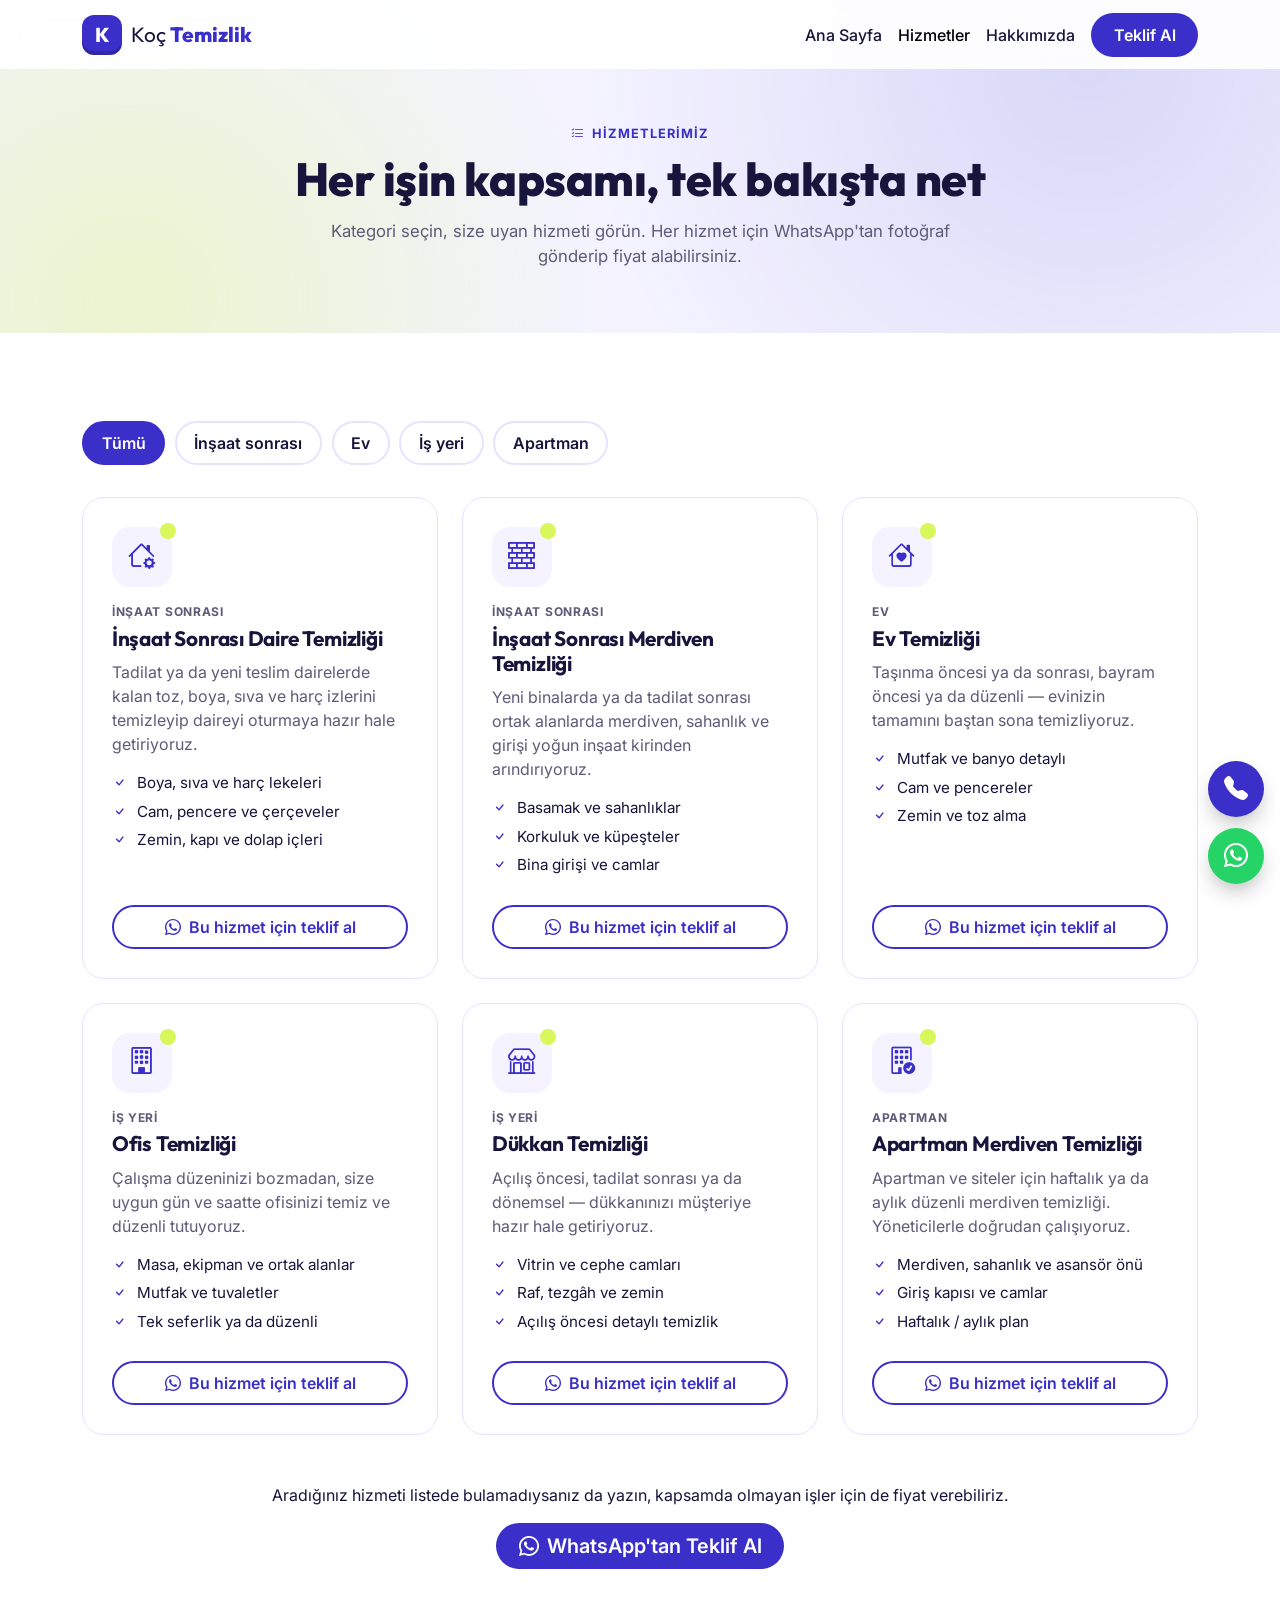
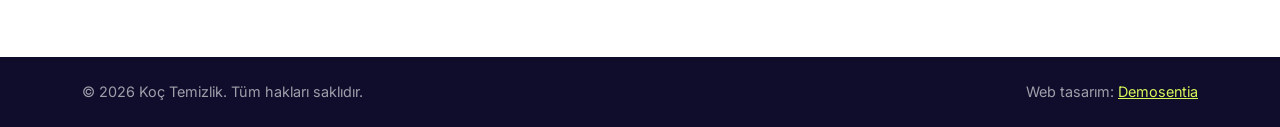
<file: hizmetler.html>
<!DOCTYPE html>
<html lang="tr">
<head>
  <meta charset="UTF-8" />
  <meta name="viewport" content="width=device-width, initial-scale=1.0" />
  <title>Hizmetlerimiz | Koç Temizlik — Antalya</title>
  <meta name="description" content="Koç Temizlik hizmetleri: inşaat sonrası daire ve merdiven temizliği, ev, ofis, dükkan ve apartman merdiven temizliği. Her hizmet için kapsam ve WhatsApp'tan teklif alma." />
  <meta name="keywords" content="inşaat sonrası temizlik antalya, ev temizliği antalya, ofis temizliği antalya, apartman merdiven temizliği, dükkan temizliği antalya" />
  <meta name="robots" content="index, follow" />
  <meta name="author" content="Koç Temizlik" />
  <link rel="canonical" href="https://regular07.github.io/demo-temizlik/hizmetler.html" />

  <meta property="og:type" content="website" />
  <meta property="og:site_name" content="Koç Temizlik" />
  <meta property="og:title" content="Hizmetlerimiz | Koç Temizlik" />
  <meta property="og:description" content="İnşaat sonrası, ev, ofis, dükkan ve apartman merdiven temizliği hizmetlerimizin tamamı ve kapsamları." />
  <meta property="og:image" content="https://regular07.github.io/demo-temizlik/assets/img/og.jpg" />
  <meta property="og:image:width" content="1200" />
  <meta property="og:image:height" content="630" />
  <meta property="og:image:alt" content="Koç Temizlik hizmetleri" />
  <meta property="og:url" content="https://regular07.github.io/demo-temizlik/hizmetler.html" />
  <meta property="og:locale" content="tr_TR" />
  <meta name="twitter:card" content="summary_large_image" />
  <meta name="twitter:title" content="Hizmetlerimiz | Koç Temizlik" />
  <meta name="twitter:description" content="İnşaat sonrası, ev, ofis, dükkan ve apartman merdiven temizliği." />
  <meta name="twitter:image" content="https://regular07.github.io/demo-temizlik/assets/img/og.jpg" />

  <link rel="icon" href="data:image/svg+xml,%3Csvg xmlns='http://www.w3.org/2000/svg' viewBox='0 0 100 100'%3E%3Crect width='100' height='100' rx='24' fill='%233b2fc9'/%3E%3Ctext x='50' y='70' font-size='60' text-anchor='middle' fill='%23ffffff' font-family='Arial,sans-serif' font-weight='800'%3EK%3C/text%3E%3C/svg%3E" />

  <link rel="preconnect" href="https://fonts.googleapis.com" />
  <link rel="preconnect" href="https://fonts.gstatic.com" crossorigin />
  <link href="https://fonts.googleapis.com/css2?family=Outfit:wght@500;600;700;800&family=Inter:wght@400;500;600&display=swap" rel="stylesheet" />
  <link href="https://cdn.jsdelivr.net/npm/bootstrap@5.3.3/dist/css/bootstrap.min.css" rel="stylesheet" />
  <link href="https://cdn.jsdelivr.net/npm/bootstrap-icons@1.11.3/font/bootstrap-icons.min.css" rel="stylesheet" />
  <link rel="stylesheet" href="style.css?v=4" />
</head>
<body>

  <!-- ÜST MENÜ — index.html ile birebir aynı, sadece "active" burada -->
  <nav class="navbar navbar-expand-lg fixed-top" id="ustMenu" aria-label="Ana menü">
    <div class="container">
      <a class="navbar-brand" href="index.html">
        <span class="marka-isaret" aria-hidden="true">K</span>
        <span class="marka-yazi">Koç <strong>Temizlik</strong></span>
      </a>
      <button class="navbar-toggler" type="button" data-bs-toggle="collapse" data-bs-target="#menu" aria-controls="menu" aria-expanded="false" aria-label="Menüyü aç">
        <i class="bi bi-list"></i>
      </button>
      <div class="collapse navbar-collapse" id="menu">
        <ul class="navbar-nav ms-auto align-items-lg-center">
          <li class="nav-item"><a class="nav-link" href="index.html">Ana Sayfa</a></li>
          <li class="nav-item"><a class="nav-link active" aria-current="page" href="hizmetler.html">Hizmetler</a></li>
          <li class="nav-item"><a class="nav-link" href="hakkimizda.html">Hakkımızda</a></li>
          <li class="nav-item ms-lg-2"><a class="btn btn-marka" target="_blank" rel="noopener" href="https://wa.me/905384087686?text=Merhaba%2C%20temizlik%20i%C3%A7in%20fiyat%20almak%20istiyorum.">Teklif Al</a></li>
        </ul>
      </div>
    </div>
  </nav>

  <main>

    <!-- Sayfa başlığı — kısa hero, tek h1 -->
    <section class="sayfa-hero">
      <div class="container text-center">
        <span class="ust-etiket"><i class="bi bi-list-check"></i> Hizmetlerimiz</span>
        <h1>Her işin kapsamı, tek bakışta net</h1>
        <p>Kategori seçin, size uyan hizmeti görün. Her hizmet için WhatsApp'tan fotoğraf gönderip fiyat alabilirsiniz.</p>
      </div>
    </section>

    <!-- ============================================================
         HİZMETLER — filtrelenebilir liste (Standart paketin vitrini)
         Her kartın butonu WhatsApp'a o hizmetin adıyla hazır mesaj açar.
         ============================================================ -->
    <section class="bolum" id="hizmetler">
      <div class="container">
        <div class="filtreler" role="group" aria-label="Hizmet filtreleri">
          <button class="filtre aktif" data-filtre="hepsi">Tümü</button>
          <button class="filtre" data-filtre="insaat">İnşaat sonrası</button>
          <button class="filtre" data-filtre="ev">Ev</button>
          <button class="filtre" data-filtre="isyeri">İş yeri</button>
          <button class="filtre" data-filtre="apartman">Apartman</button>
        </div>

        <div class="row g-4" id="hizmetListesi">
          <!-- Kart kalıbı: data-kategori filtre ile eşleşir (birden çok olabilir, boşlukla) -->
          <div class="col-md-6 col-lg-4 hizmet" id="hizmet-insaat-daire" data-kategori="insaat ev">
            <article class="hizmet-kart">
              <div class="hizmet-ikon"><i class="bi bi-house-gear"></i></div>
              <span class="kategori-rozet">İnşaat sonrası</span>
              <h3>İnşaat Sonrası Daire Temizliği</h3>
              <p>Tadilat ya da yeni teslim dairelerde kalan toz, boya, sıva ve harç izlerini temizleyip daireyi oturmaya hazır hale getiriyoruz.</p>
              <ul class="dahil">
                <li>Boya, sıva ve harç lekeleri</li>
                <li>Cam, pencere ve çerçeveler</li>
                <li>Zemin, kapı ve dolap içleri</li>
              </ul>
              <a class="btn btn-kart" target="_blank" rel="noopener" href="https://wa.me/905384087686?text=Merhaba%2C%20in%C5%9Faat%20sonras%C4%B1%20daire%20temizli%C4%9Fi%20i%C3%A7in%20fiyat%20almak%20istiyorum."><i class="bi bi-whatsapp"></i> Bu hizmet için teklif al</a>
            </article>
          </div>

          <div class="col-md-6 col-lg-4 hizmet" id="hizmet-insaat-merdiven" data-kategori="insaat apartman">
            <article class="hizmet-kart">
              <div class="hizmet-ikon"><i class="bi bi-bricks"></i></div>
              <span class="kategori-rozet">İnşaat sonrası</span>
              <h3>İnşaat Sonrası Merdiven Temizliği</h3>
              <p>Yeni binalarda ya da tadilat sonrası ortak alanlarda merdiven, sahanlık ve girişi yoğun inşaat kirinden arındırıyoruz.</p>
              <ul class="dahil">
                <li>Basamak ve sahanlıklar</li>
                <li>Korkuluk ve küpeşteler</li>
                <li>Bina girişi ve camlar</li>
              </ul>
              <a class="btn btn-kart" target="_blank" rel="noopener" href="https://wa.me/905384087686?text=Merhaba%2C%20in%C5%9Faat%20sonras%C4%B1%20merdiven%20temizli%C4%9Fi%20i%C3%A7in%20fiyat%20almak%20istiyorum."><i class="bi bi-whatsapp"></i> Bu hizmet için teklif al</a>
            </article>
          </div>

          <div class="col-md-6 col-lg-4 hizmet" id="hizmet-ev" data-kategori="ev">
            <article class="hizmet-kart">
              <div class="hizmet-ikon"><i class="bi bi-house-heart"></i></div>
              <span class="kategori-rozet">Ev</span>
              <h3>Ev Temizliği</h3>
              <p>Taşınma öncesi ya da sonrası, bayram öncesi ya da düzenli — evinizin tamamını baştan sona temizliyoruz.</p>
              <ul class="dahil">
                <li>Mutfak ve banyo detaylı</li>
                <li>Cam ve pencereler</li>
                <li>Zemin ve toz alma</li>
              </ul>
              <a class="btn btn-kart" target="_blank" rel="noopener" href="https://wa.me/905384087686?text=Merhaba%2C%20ev%20temizli%C4%9Fi%20i%C3%A7in%20fiyat%20almak%20istiyorum."><i class="bi bi-whatsapp"></i> Bu hizmet için teklif al</a>
            </article>
          </div>

          <div class="col-md-6 col-lg-4 hizmet" id="hizmet-ofis" data-kategori="isyeri">
            <article class="hizmet-kart">
              <div class="hizmet-ikon"><i class="bi bi-building"></i></div>
              <span class="kategori-rozet">İş yeri</span>
              <h3>Ofis Temizliği</h3>
              <p>Çalışma düzeninizi bozmadan, size uygun gün ve saatte ofisinizi temiz ve düzenli tutuyoruz.</p>
              <ul class="dahil">
                <li>Masa, ekipman ve ortak alanlar</li>
                <li>Mutfak ve tuvaletler</li>
                <li>Tek seferlik ya da düzenli</li>
              </ul>
              <a class="btn btn-kart" target="_blank" rel="noopener" href="https://wa.me/905384087686?text=Merhaba%2C%20ofis%20temizli%C4%9Fi%20i%C3%A7in%20fiyat%20almak%20istiyorum."><i class="bi bi-whatsapp"></i> Bu hizmet için teklif al</a>
            </article>
          </div>

          <div class="col-md-6 col-lg-4 hizmet" id="hizmet-dukkan" data-kategori="isyeri insaat">
            <article class="hizmet-kart">
              <div class="hizmet-ikon"><i class="bi bi-shop"></i></div>
              <span class="kategori-rozet">İş yeri</span>
              <h3>Dükkan Temizliği</h3>
              <p>Açılış öncesi, tadilat sonrası ya da dönemsel — dükkanınızı müşteriye hazır hale getiriyoruz.</p>
              <ul class="dahil">
                <li>Vitrin ve cephe camları</li>
                <li>Raf, tezgâh ve zemin</li>
                <li>Açılış öncesi detaylı temizlik</li>
              </ul>
              <a class="btn btn-kart" target="_blank" rel="noopener" href="https://wa.me/905384087686?text=Merhaba%2C%20d%C3%BCkkan%20temizli%C4%9Fi%20i%C3%A7in%20fiyat%20almak%20istiyorum."><i class="bi bi-whatsapp"></i> Bu hizmet için teklif al</a>
            </article>
          </div>

          <div class="col-md-6 col-lg-4 hizmet" id="hizmet-apartman" data-kategori="apartman">
            <article class="hizmet-kart">
              <div class="hizmet-ikon"><i class="bi bi-building-check"></i></div>
              <span class="kategori-rozet">Apartman</span>
              <h3>Apartman Merdiven Temizliği</h3>
              <p>Apartman ve siteler için haftalık ya da aylık düzenli merdiven temizliği. Yöneticilerle doğrudan çalışıyoruz.</p>
              <ul class="dahil">
                <li>Merdiven, sahanlık ve asansör önü</li>
                <li>Giriş kapısı ve camlar</li>
                <li>Haftalık / aylık plan</li>
              </ul>
              <a class="btn btn-kart" target="_blank" rel="noopener" href="https://wa.me/905384087686?text=Merhaba%2C%20apartman%20merdiven%20temizli%C4%9Fi%20i%C3%A7in%20fiyat%20almak%20istiyorum."><i class="bi bi-whatsapp"></i> Bu hizmet için teklif al</a>
            </article>
          </div>
        </div>

        <div class="text-center mt-5">
          <p class="mb-3">Aradığınız hizmeti listede bulamadıysanız da yazın, kapsamda olmayan işler için de fiyat verebiliriz.</p>
          <a href="https://wa.me/905384087686?text=Merhaba%2C%20temizlik%20i%C3%A7in%20fiyat%20almak%20istiyorum." target="_blank" rel="noopener" class="btn btn-marka btn-lg"><i class="bi bi-whatsapp"></i> WhatsApp'tan Teklif Al</a>
        </div>
      </div>
    </section>
  </main>

  <footer class="alt-bilgi">
    <div class="container d-flex flex-wrap justify-content-between gap-2">
      <span>© <span id="yil">2026</span> Koç Temizlik. Tüm hakları saklıdır.</span>
      <span>Web tasarım: <a href="https://regular07.github.io/demosantia/" target="_blank" rel="noopener">Demosentia</a></span>
    </div>
  </footer>

  <div class="sabit-butonlar">
    <a href="tel:+905384087686" class="sabit-ara" aria-label="Telefonla ara"><i class="bi bi-telephone-fill"></i></a>
    <a href="https://wa.me/905384087686?text=Merhaba%2C%20temizlik%20i%C3%A7in%20fiyat%20almak%20istiyorum." target="_blank" rel="noopener" class="sabit-wa" aria-label="WhatsApp ile yaz"><i class="bi bi-whatsapp"></i></a>
  </div>

  <script src="https://cdn.jsdelivr.net/npm/bootstrap@5.3.3/dist/js/bootstrap.bundle.min.js"></script>
  <script src="script.js?v=2"></script>
</body>
</html>
</file>
<file: style.css>
/* ================================================================
   Koç Temizlik — stil dosyası
   Palet: koyu indigo (ana) + lavanta zemin + limon vurgu (çok az).
   Portfolyodaki diğer demolarla (turuncu, deniz mavisi, bakır,
   klinik yeşil, petrol) çakışmayan bir "ferah ama güçlü" kimlik.
   ================================================================ */
:root {
  --indigo: #3b2fc9;        /* ana marka rengi */
  --indigo-koyu: #2a2196;   /* hover */
  --murekkep: #17153b;      /* koyu bölümler ve metin */
  --lavanta: #f4f3ff;       /* açık bölüm zemini */
  --lavanta-2: #e6e3ff;     /* kart kenarları */
  --limon: #d7f75b;         /* küçük vurgular, ikon arkası */
  --gri: #5d5b78;           /* ikincil metin */
  --beyaz: #ffffff;
  --golge: 0 18px 40px -22px rgba(23, 21, 59, .35);
}

html { scroll-behavior: smooth; scroll-padding-top: 84px; }
body {
  font-family: 'Inter', system-ui, sans-serif;
  color: var(--murekkep);
  background: var(--beyaz);
  font-size: 16px;
}
h1, h2, h3 { font-family: 'Outfit', sans-serif; letter-spacing: -.01em; }
a { color: var(--indigo); }

/* Bootstrap g-5 gutter'ı 360px'de taşma yapıyor (3 demoda yaşandı) */
@media (max-width: 767.98px) { .row.g-5, .row.gx-5 { --bs-gutter-x: 1.5rem; } }

/* ---------------- Butonlar (44px+ dokunma hedefi) ---------------- */
.btn { min-height: 44px; display: inline-flex; align-items: center; justify-content: center; gap: .5rem; font-weight: 600; border-radius: 999px; }
.btn-marka { background: var(--indigo); color: var(--beyaz); border: 0; padding-inline: 1.4rem; }
.btn-marka:hover, .btn-marka:focus-visible { background: var(--indigo-koyu); color: var(--beyaz); }
.btn-cizgi { border: 2px solid var(--murekkep); color: var(--murekkep); padding-inline: 1.3rem; }
.btn-cizgi:hover { background: var(--murekkep); color: var(--beyaz); }
.btn-cizgi-acik { border: 2px solid rgba(255,255,255,.7); color: var(--beyaz); padding-inline: 1.3rem; }
.btn-cizgi-acik:hover { background: var(--beyaz); color: var(--murekkep); }

/* ---------------- Üst menü ---------------- */
#ustMenu { background: rgba(255,255,255,.92); backdrop-filter: blur(10px); transition: box-shadow .25s; padding-block: .6rem; }
#ustMenu.golgeli { box-shadow: 0 6px 24px -14px rgba(23,21,59,.4); }
.navbar-brand { display: flex; align-items: center; gap: .55rem; color: var(--murekkep); font-family: 'Outfit', sans-serif; font-size: 1.3rem; }
.navbar-brand strong { color: var(--indigo); font-weight: 800; }
.marka-isaret {
  width: 40px; height: 40px; border-radius: 12px; display: grid; place-items: center;
  background: var(--indigo); color: var(--beyaz); font-weight: 800; font-size: 1.25rem;
  box-shadow: inset 0 -4px 0 rgba(0,0,0,.18);
}
.nav-link { color: var(--murekkep); font-weight: 500; }
.nav-link:hover { color: var(--indigo); }
.navbar-toggler { border: 0; font-size: 1.8rem; color: var(--murekkep); min-width: 44px; min-height: 44px; }
.navbar-toggler:focus { box-shadow: none; }

/* ---------------- Ortak bölüm kalıbı ---------------- */
.bolum { padding-block: 5.5rem; }
.bolum-acik { background: var(--lavanta); }
.bolum-koyu { background: var(--murekkep); color: var(--beyaz); }
.bolum-baslik { margin-bottom: 2.5rem; max-width: 720px; }
.bolum-baslik.text-center { margin-inline: auto; }
.bolum-baslik h2 { font-size: clamp(1.9rem, 4vw, 2.7rem); font-weight: 800; margin-block: .4rem .8rem; }
.bolum-baslik p { color: var(--gri); font-size: 1.05rem; }
.bolum-koyu .bolum-baslik p { color: rgba(255,255,255,.72); }
.ust-etiket {
  display: inline-flex; align-items: center; gap: .4rem; font-size: .8rem; font-weight: 700;
  letter-spacing: .08em; text-transform: uppercase; color: var(--indigo);
}
.bolum-koyu .ust-etiket { color: var(--limon); }
.dar { max-width: 820px; }
.demo-not { font-size: .85rem; color: var(--gri); font-style: italic; }

/* ---------------- Hero ---------------- */
.hero {
  padding-block: 8.5rem 5rem;
  background:
    radial-gradient(circle at 85% 20%, rgba(59,47,201,.14), transparent 45%),
    radial-gradient(circle at 10% 90%, rgba(215,247,91,.35), transparent 40%),
    var(--lavanta);
}
.hero h1 { font-size: clamp(2.2rem, 5.2vw, 3.6rem); font-weight: 800; line-height: 1.08; margin-block: 1rem 1.2rem; }
.hero h1 .vurgu { color: var(--indigo); display: block; }
.hero-alt { font-size: 1.12rem; color: var(--gri); max-width: 540px; margin-bottom: 2rem; }
.guven-seridi { list-style: none; padding: 0; margin: 2.2rem 0 0; display: flex; flex-wrap: wrap; gap: 1.8rem; }
.guven-seridi li { color: var(--gri); }
.guven-seridi strong { font-family: 'Outfit', sans-serif; font-size: 1.9rem; color: var(--murekkep); }

/* ---------------- Önce / sonra sürgüsü ---------------- */
.once-sonra {
  position: relative; aspect-ratio: 5 / 4; width: 100%; margin: 0; border-radius: 28px;
  overflow: hidden; box-shadow: var(--golge); --konum: 55%; user-select: none;
}
.yuzey { position: absolute; inset: 0; display: grid; align-items: center; }
/* Yazılar orta çizgide üst üste binmesin: kirli taraf solda, temiz taraf sağda */
.yuzey-kirli { justify-items: start; padding-left: 12%; }
.yuzey-temiz { justify-items: end; padding-right: 12%; }
/* Temiz yüzey: parlak, ferah, parıltılı */
.yuzey-temiz {
  background:
    radial-gradient(circle at 30% 30%, rgba(255,255,255,.95), transparent 30%),
    linear-gradient(135deg, #ffffff 0%, #eef0ff 55%, #dfe4ff 100%);
}
/* Kirli yüzey: toz, harç sıçraması ve boya lekesi desenleri — tamamen CSS.
   GORSEL EKLEMEK ICIN: gerçek "önce" fotoğrafı gelirse bu katmana
   <img> konabilir ya da background-image'a url() eklenebilir. */
.yuzey-kirli {
  clip-path: inset(0 calc(100% - var(--konum)) 0 0);
  background:
    radial-gradient(circle at 20% 30%, rgba(120,100,70,.55) 0 6%, transparent 7%),
    radial-gradient(circle at 70% 65%, rgba(140,120,90,.5) 0 9%, transparent 10%),
    radial-gradient(circle at 45% 80%, rgba(255,255,255,.55) 0 5%, transparent 6%),
    radial-gradient(circle at 80% 20%, rgba(255,255,255,.5) 0 4%, transparent 5%),
    repeating-linear-gradient(115deg, rgba(90,75,55,.18) 0 3px, transparent 3px 11px),
    linear-gradient(135deg, #b8ab94 0%, #a2957d 50%, #8e826c 100%);
}
.yuzey-icerik { display: flex; flex-direction: column; align-items: center; gap: .5rem; font-family: 'Outfit', sans-serif; font-weight: 700; font-size: 1.4rem; }
.yuzey-temiz .yuzey-icerik { color: var(--indigo); }
.yuzey-temiz .yuzey-icerik i { font-size: 4rem; animation: parilti 2.4s ease-in-out infinite; }
.yuzey-kirli .yuzey-icerik { color: #fff; text-shadow: 0 2px 10px rgba(0,0,0,.35); }
.yuzey-kirli .yuzey-icerik i { font-size: 3.4rem; }
@keyframes parilti { 0%, 100% { transform: scale(1) rotate(0); opacity: 1; } 50% { transform: scale(1.12) rotate(8deg); opacity: .85; } }
@media (prefers-reduced-motion: reduce) { .yuzey-temiz .yuzey-icerik i { animation: none; } }
.etiket { position: absolute; top: 1rem; padding: .35rem .8rem; border-radius: 999px; font-size: .8rem; font-weight: 700; z-index: 3; }
.etiket-once { left: 1rem; background: rgba(23,21,59,.75); color: #fff; }
.etiket-sonra { right: 1rem; background: var(--limon); color: var(--murekkep); }
.tutamac {
  position: absolute; top: 0; bottom: 0; left: var(--konum); width: 4px; transform: translateX(-2px);
  background: var(--beyaz); z-index: 2; pointer-events: none;
}
.tutamac i {
  position: absolute; top: 50%; left: 50%; transform: translate(-50%, -50%);
  width: 48px; height: 48px; border-radius: 50%; display: grid; place-items: center;
  background: var(--indigo); color: #fff; font-size: 1.2rem; box-shadow: 0 6px 18px rgba(0,0,0,.25);
}
/* Görünmez range input tüm yüzeyi kaplar: dokunmatik ve klavye erişimi */
.surgu { position: absolute; inset: 0; width: 100%; height: 100%; opacity: 0; cursor: ew-resize; z-index: 4; margin: 0; }
.surgu:focus-visible + .tutamac, .once-sonra:focus-within .tutamac i { outline: 3px solid var(--limon); }
.surgu-ipucu { text-align: center; color: var(--gri); font-size: .9rem; margin-top: .8rem; }

/* ---------------- Sayfa başlığı (hizmetler.html / hakkimizda.html) ---------------- */
.sayfa-hero {
  padding-block: 7.5rem 3rem;
  background:
    radial-gradient(circle at 85% 20%, rgba(59,47,201,.14), transparent 45%),
    radial-gradient(circle at 10% 90%, rgba(215,247,91,.3), transparent 40%),
    var(--lavanta);
}
.sayfa-hero h1 { font-size: clamp(1.9rem, 4.4vw, 2.9rem); font-weight: 800; margin-block: .5rem .7rem; }
.sayfa-hero p { color: var(--gri); font-size: 1.05rem; max-width: 620px; margin-inline: auto; }
@media (max-width: 767.98px) { .sayfa-hero { padding-block: 6.5rem 2.5rem; } }

/* ---------------- Ana sayfa: hizmet özet kartı (link, filtresiz) ---------------- */
.hizmet-mini-kart {
  display: flex; flex-direction: column; height: 100%; padding: 1.6rem; border-radius: 22px;
  border: 1px solid var(--lavanta-2); background: var(--beyaz); text-decoration: none; color: inherit;
  transition: transform .25s, box-shadow .25s;
}
.hizmet-mini-kart:hover { transform: translateY(-4px); box-shadow: var(--golge); color: inherit; }
.hizmet-mini-kart h3 { font-size: 1.15rem; font-weight: 700; margin-block: .3rem .4rem; }
.hizmet-mini-kart p { color: var(--gri); margin: 0; font-size: .95rem; }

/* ---------------- Ana sayfa: sayfalara yönlendiren büyük kartlar ---------------- */
.yonlendirme-kart {
  display: flex; flex-direction: column; height: 100%; padding: 2rem; border-radius: 22px;
  border: 1px solid var(--lavanta-2); background: var(--beyaz); text-decoration: none; color: inherit;
  transition: transform .25s, box-shadow .25s;
}
.yonlendirme-kart:hover { transform: translateY(-4px); box-shadow: var(--golge); color: inherit; }
.yonlendirme-kart > i { font-size: 2.2rem; color: var(--indigo); margin-bottom: 1rem; }
.yonlendirme-kart h3 { font-size: 1.4rem; font-weight: 700; margin-bottom: .6rem; }
.yonlendirme-kart p { color: var(--gri); flex: 1; margin-bottom: 1.2rem; }
.yonlendirme-kart .btn { align-self: flex-start; pointer-events: none; }

/* ---------------- Hizmet filtresi ve kartlar ---------------- */
.filtreler { display: flex; flex-wrap: wrap; gap: .6rem; margin-bottom: 2rem; }
.filtre {
  min-height: 44px; padding-inline: 1.1rem; border-radius: 999px; font-weight: 600;
  border: 2px solid var(--lavanta-2); background: var(--beyaz); color: var(--murekkep); transition: .2s;
}
.filtre:hover { border-color: var(--indigo); }
.filtre.aktif { background: var(--indigo); border-color: var(--indigo); color: var(--beyaz); }
.hizmet { transition: opacity .25s, transform .25s; }
.hizmet.gizli { display: none; }
.hizmet-kart {
  height: 100%; display: flex; flex-direction: column; padding: 1.8rem; border-radius: 22px;
  border: 1px solid var(--lavanta-2); background: var(--beyaz); transition: transform .25s, box-shadow .25s;
}
.hizmet-kart:hover { transform: translateY(-4px); box-shadow: var(--golge); }
.hizmet-ikon {
  width: 60px; height: 60px; border-radius: 18px; display: grid; place-items: center; margin-bottom: 1rem;
  background: var(--lavanta); color: var(--indigo); font-size: 1.7rem; position: relative;
}
.hizmet-ikon::after { content: ""; position: absolute; width: 16px; height: 16px; border-radius: 50%; background: var(--limon); right: -4px; top: -4px; }
.kategori-rozet { font-size: .75rem; font-weight: 700; text-transform: uppercase; letter-spacing: .06em; color: var(--gri); }
.hizmet-kart h3 { font-size: 1.3rem; font-weight: 700; margin-block: .3rem .6rem; }
.hizmet-kart p { color: var(--gri); }
.dahil { list-style: none; padding: 0; margin: 0 0 1.4rem; }
.dahil li { position: relative; padding-left: 1.6rem; margin-bottom: .35rem; font-size: .95rem; }
.dahil li::before { content: "\F26E"; font-family: "bootstrap-icons"; position: absolute; left: 0; color: var(--indigo); }
.btn-kart { margin-top: auto; border: 2px solid var(--indigo); color: var(--indigo); }
.btn-kart:hover { background: var(--indigo); color: var(--beyaz); }

/* ---------------- Neden biz ---------------- */
.neden-kart { height: 100%; padding: 1.8rem; border-radius: 22px; background: rgba(255,255,255,.06); border: 1px solid rgba(255,255,255,.1); }
.neden-kart i { font-size: 2rem; color: var(--limon); }
.neden-kart h3 { font-size: 1.25rem; margin-block: .9rem .5rem; }
.neden-kart p { color: rgba(255,255,255,.72); margin: 0; }

/* ---------------- Nasıl çalışır ---------------- */
.adimlar { list-style: none; padding: 0; margin: 0; display: grid; grid-template-columns: repeat(3, 1fr); gap: 1.5rem; }
.adimlar li { padding: 1.8rem; border-radius: 22px; background: var(--lavanta); }
.adim-no {
  width: 48px; height: 48px; border-radius: 50%; display: grid; place-items: center;
  background: var(--indigo); color: var(--beyaz); font-family: 'Outfit', sans-serif; font-weight: 800; font-size: 1.3rem;
}
.adimlar h3 { font-size: 1.25rem; margin-block: 1rem .5rem; }
.adimlar p { color: var(--gri); margin: 0; }
@media (max-width: 767.98px) { .adimlar { grid-template-columns: 1fr; } }
.bolgeler { margin-top: 3rem; padding: 1.8rem; border-radius: 22px; border: 2px dashed var(--lavanta-2); }
.bolgeler h3 { font-size: 1.15rem; margin-bottom: 1rem; }
.bolgeler ul { list-style: none; padding: 0; margin: 0; display: flex; flex-wrap: wrap; gap: .6rem; }
.bolgeler li { padding: .5rem 1rem; border-radius: 999px; background: var(--limon); font-weight: 600; }

/* ---------------- Yorumlar (scroll-snap şerit) ---------------- */
.kaydir-butonlar { display: flex; gap: .5rem; }
.kaydir { width: 48px; height: 48px; border-radius: 50%; border: 2px solid var(--murekkep); background: transparent; color: var(--murekkep); }
.kaydir:hover { background: var(--murekkep); color: var(--beyaz); }
.yorum-serit {
  display: grid; grid-auto-flow: column; grid-auto-columns: minmax(280px, 380px); gap: 1.2rem;
  overflow-x: auto; scroll-snap-type: x mandatory; padding-bottom: 1rem; scrollbar-width: thin;
}
.yorum { scroll-snap-align: start; margin: 0; padding: 1.8rem; border-radius: 22px; background: var(--beyaz); box-shadow: var(--golge); }
.yildiz { color: #f5b301; margin-bottom: .8rem; }
.yorum p { font-size: 1.02rem; }
.yorum footer { color: var(--gri); font-size: .88rem; font-weight: 600; }

/* ---------------- SSS ---------------- */
.accordion-item { border: 1px solid var(--lavanta-2); border-radius: 16px !important; overflow: hidden; margin-bottom: .8rem; }
.accordion-button { font-family: 'Outfit', sans-serif; font-weight: 600; font-size: 1.08rem; min-height: 56px; }
.accordion-button:not(.collapsed) { background: var(--lavanta); color: var(--indigo); box-shadow: none; }
.accordion-button:focus { box-shadow: 0 0 0 3px rgba(59,47,201,.25); }
.accordion-body { color: var(--gri); }

/* ---------------- İletişim ---------------- */
#iletisim h2 { font-size: clamp(1.9rem, 4vw, 2.7rem); font-weight: 800; margin-block: .4rem .8rem; }
.iletisim-alt { color: rgba(255,255,255,.72); font-size: 1.05rem; }
.iletisim-liste { list-style: none; padding: 0; margin: 1.6rem 0 2rem; }
.iletisim-liste li { display: flex; align-items: center; gap: .8rem; margin-bottom: .8rem; font-size: 1.05rem; overflow-wrap: anywhere; }
.iletisim-liste i { color: var(--limon); font-size: 1.2rem; }
.iletisim-liste a { color: var(--beyaz); text-decoration: none; }
.iletisim-liste a:hover { text-decoration: underline; }
.harita { border-radius: 22px; overflow: hidden; aspect-ratio: 4 / 3; background: rgba(255,255,255,.06); }
.harita iframe { width: 100%; height: 100%; border: 0; display: block; }

/* ---------------- Footer ---------------- */
.alt-bilgi { background: #0f0d2b; color: rgba(255,255,255,.6); padding-block: 1.5rem; font-size: .9rem; }
.alt-bilgi a { color: var(--limon); }

/* ---------------- Sabit hızlı erişim butonları ---------------- */
.sabit-butonlar { position: fixed; right: 1rem; bottom: 1rem; display: flex; flex-direction: column; gap: .7rem; z-index: 1030; }
.sabit-butonlar a {
  width: 56px; height: 56px; border-radius: 50%; display: grid; place-items: center; font-size: 1.5rem;
  color: #fff; box-shadow: 0 10px 24px -8px rgba(0,0,0,.4); text-decoration: none;
}
.sabit-ara { background: var(--indigo); }
.sabit-wa { background: #25d366; }
@media (max-width: 575.98px) { .sabit-butonlar a { width: 50px; height: 50px; font-size: 1.35rem; } }

/* Mobilde tek sütunda kartlar tam genişliğe yayılıp boş görünmesin */
@media (max-width: 767.98px) {
  .bolum { padding-block: 4rem; }
  .hero { padding-block: 7rem 3.5rem; }
  .guven-seridi { gap: 1.2rem; }
}
</file>
